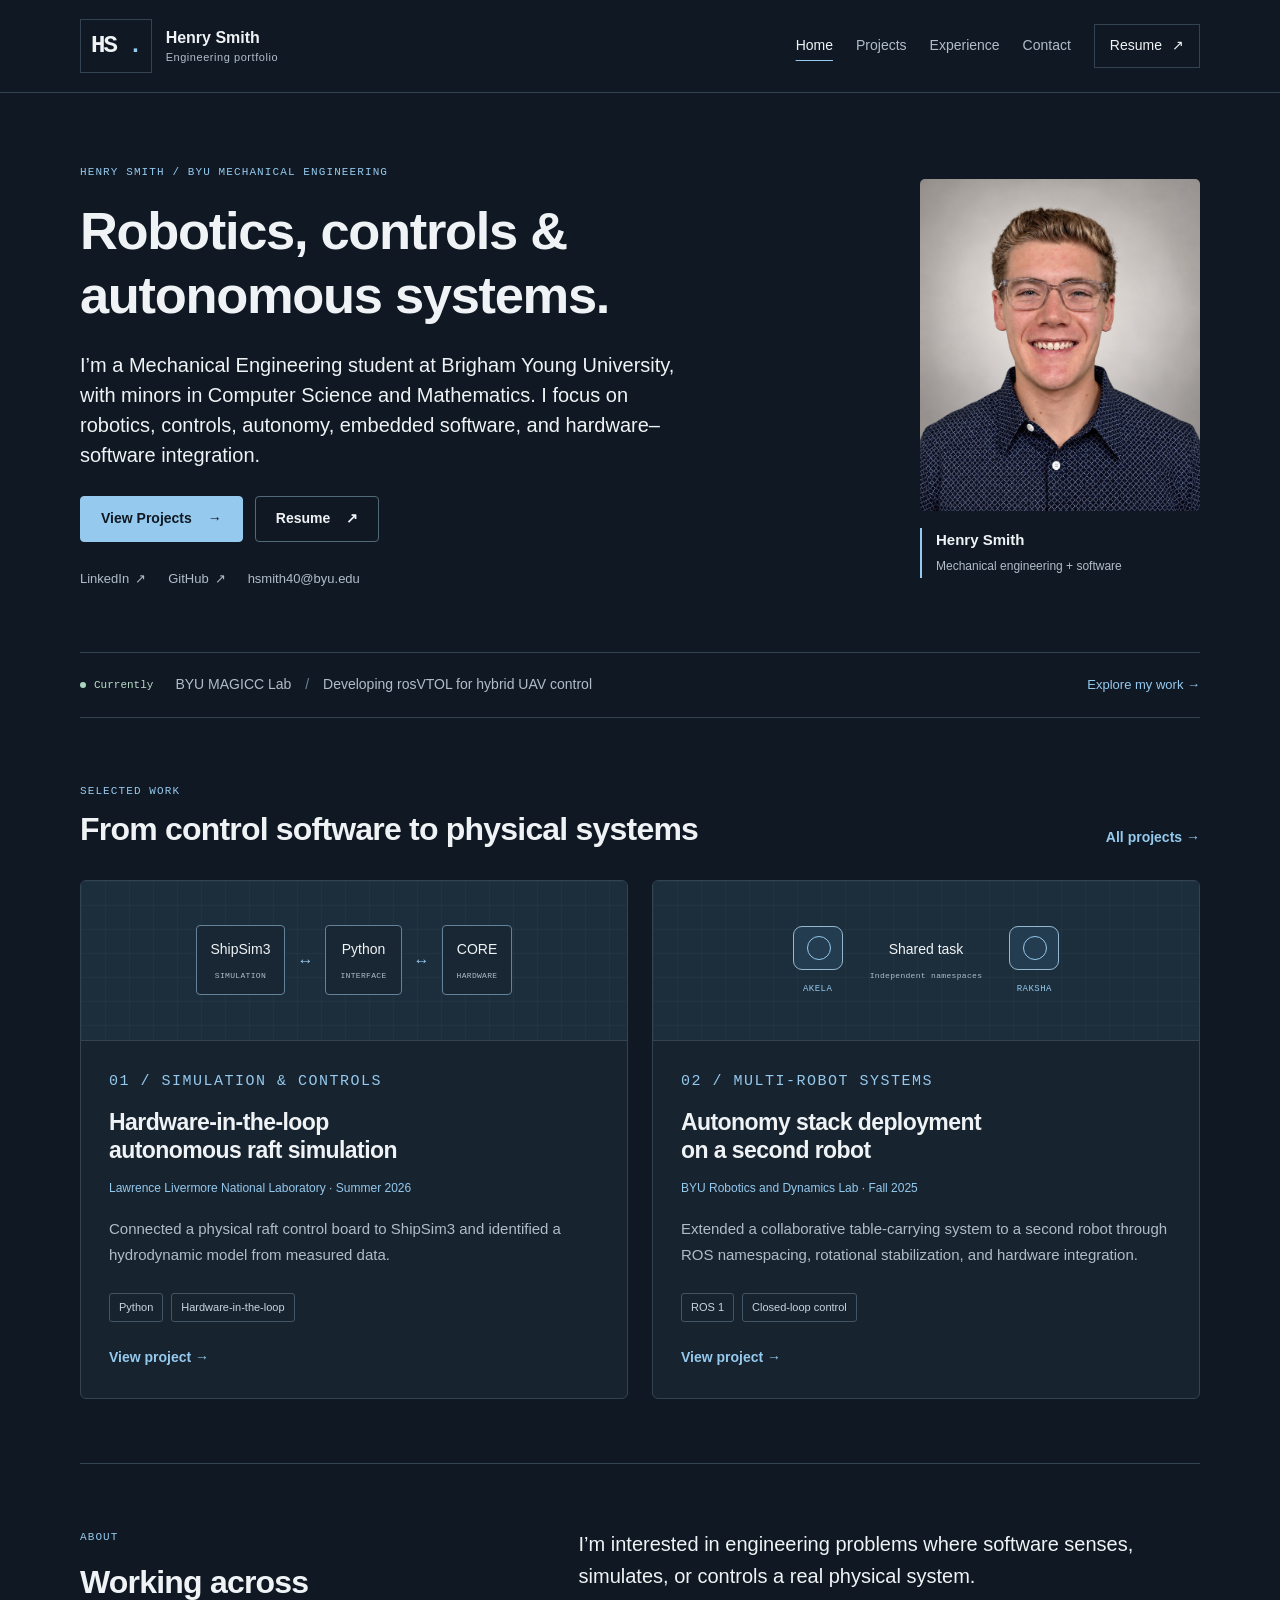
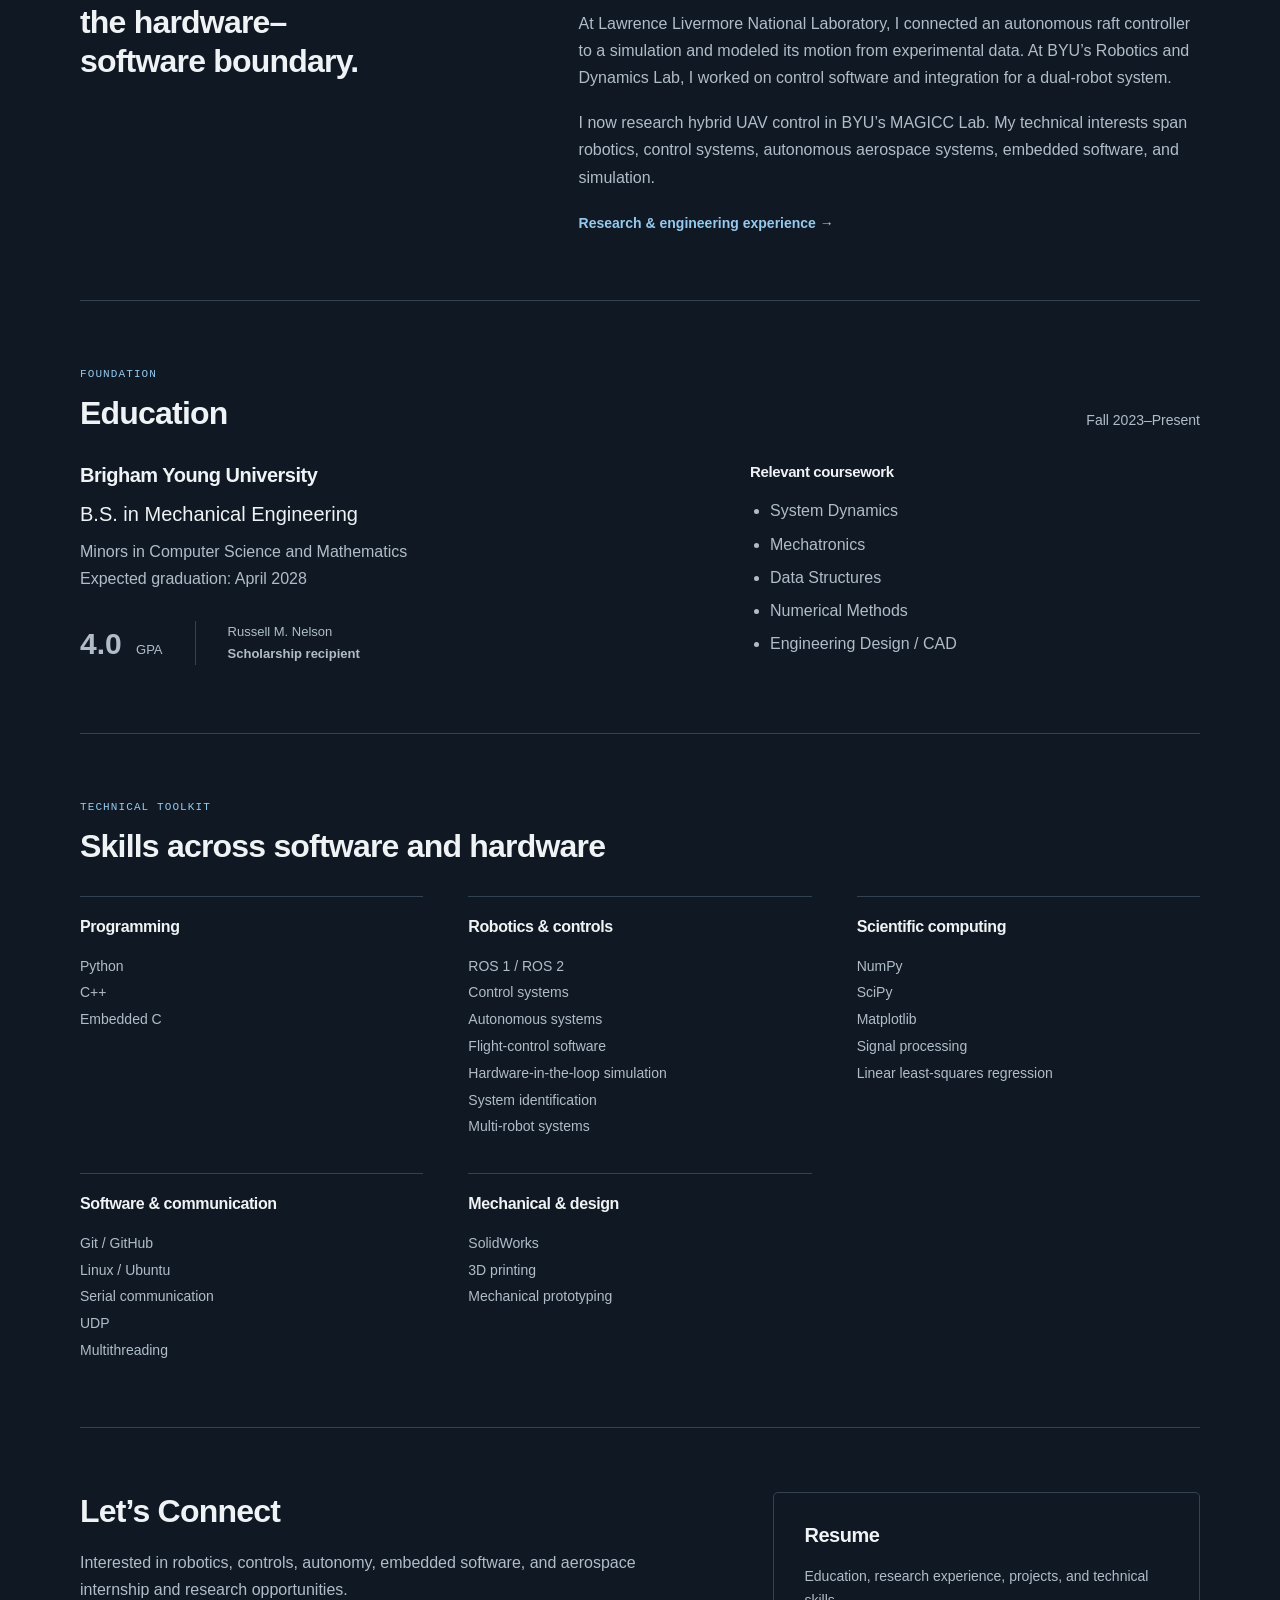
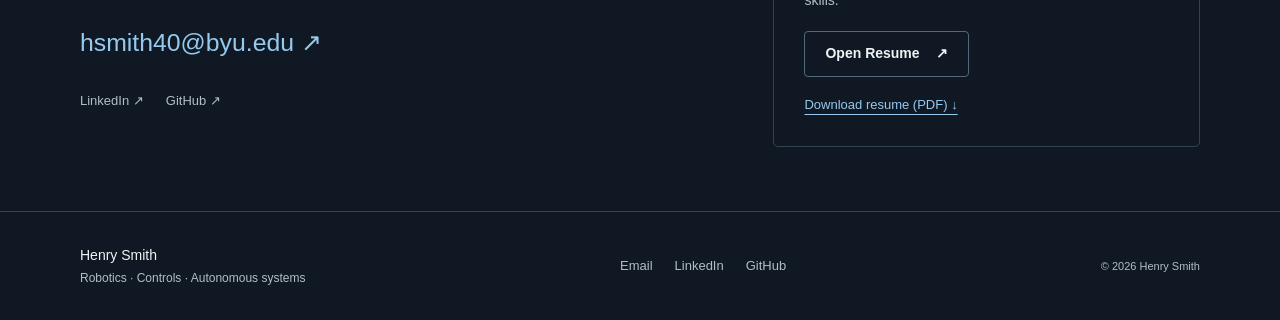
<file: index.html>
<!DOCTYPE html>
<html lang="en">
 <head>
  <meta charset="utf-8"/>
  <meta content="width=device-width, initial-scale=1" name="viewport"/>
  <title>
   Robotics, Controls &amp; Autonomous Systems | Henry Smith
  </title>
  <meta content="Henry Smith is a BYU Mechanical Engineering student working in robotics, controls, autonomous systems, ROS, and embedded software." name="description"/>
  <meta content="#101923" name="theme-color"/>
  <meta content="website" property="og:type"/>
  <meta content="Henry Smith · Engineering Portfolio" property="og:site_name"/>
  <meta content="Robotics, Controls &amp; Autonomous Systems | Henry Smith" property="og:title"/>
  <meta content="Henry Smith is a BYU Mechanical Engineering student working in robotics, controls, autonomous systems, ROS, and embedded software." property="og:description"/>
  <meta content="https://henrydsmith2002.github.io/assets/profile/henry-smith-profile.jpg" property="og:image"/>
  <meta content="Portrait of Henry Smith" property="og:image:alt"/>
  <link href="assets/favicon.svg" rel="icon" type="image/svg+xml"/>
  <link href="style.css" rel="stylesheet"/>
 </head>
 <body>
  <a class="skip-link" href="#main">
   Skip to content
  </a>
  <header class="nav">
   <div class="container nav-inner">
    <a aria-label="Henry Smith, home" class="brand" href="index.html">
     <span aria-hidden="true" class="monogram">
      HS
      <span>
       .
      </span>
     </span>
     <span>
      Henry Smith
      <small>
       Engineering portfolio
      </small>
     </span>
    </a>
    <nav aria-label="Main navigation" class="nav-links">
     <a aria-current="page" href="index.html">
      Home
     </a>
     <a href="projects.html">
      Projects
     </a>
     <a href="experience.html">
      Experience
     </a>
     <a href="index.html#contact">
      Contact
     </a>
     <a class="nav-resume" href="assets/documents/henry-smith-resume.pdf" rel="noopener" target="_blank">
      Resume
      <span aria-hidden="true">
       ↗
      </span>
      <span class="sr-only">
       (PDF, opens in new tab)
      </span>
     </a>
    </nav>
   </div>
  </header>
  <main id="main">
   <div class="container">
    <section class="hero">
     <div class="hero-copy">
      <p class="eyebrow">
       HENRY SMITH / BYU MECHANICAL ENGINEERING
      </p>
      <h1>
       Robotics, controls &amp;
       <br/>
       autonomous systems.
      </h1>
      <p class="hero-intro">
       I’m a Mechanical Engineering student at Brigham Young University, with minors in Computer Science and Mathematics. I focus on robotics, controls, autonomy, embedded software, and hardware–software integration.
      </p>
      <div class="btnrow">
       <a class="btn primary" href="projects.html">
        View Projects
        <span aria-hidden="true">
         →
        </span>
       </a>
       <a class="btn" href="assets/documents/henry-smith-resume.pdf" rel="noopener" target="_blank">
        Resume
        <span aria-hidden="true">
         ↗
        </span>
        <span class="sr-only">
         (PDF, opens in new tab)
        </span>
       </a>
      </div>
      <div class="social-links">
       <a href="https://www.linkedin.com/in/henry-smith-816a72335/">
        LinkedIn
        <span aria-hidden="true">
         ↗
        </span>
       </a>
       <a href="https://github.com/henrydsmith2002">
        GitHub
        <span aria-hidden="true">
         ↗
        </span>
       </a>
       <a href="mailto:hsmith40@byu.edu">
        hsmith40@byu.edu
       </a>
      </div>
     </div>
     <figure class="portrait">
      <img alt="Henry Smith, BYU Mechanical Engineering student" fetchpriority="high" height="855" src="assets/profile/henry-smith-profile.jpg" width="720"/>
      <figcaption>
       <strong>
        Henry Smith
       </strong>
       <span>
        Mechanical engineering + software
       </span>
      </figcaption>
     </figure>
    </section>
    <section aria-label="Current research" class="now-strip">
     <span class="status">
      Currently
     </span>
     <p>
      BYU MAGICC Lab
      <span>
       /
      </span>
      Developing rosVTOL for hybrid UAV control
     </p>
     <a href="experience.html#magicc">
      Explore my work
      <span aria-hidden="true">
       →
      </span>
     </a>
    </section>
    <section class="section" id="projects">
     <div class="section-header">
      <div>
       <p class="eyebrow">
        SELECTED WORK
       </p>
       <h2>
        From control software to physical systems
       </h2>
      </div>
      <a class="details" href="projects.html">
       All projects
       <span aria-hidden="true">
        →
       </span>
      </a>
     </div>
     <div class="project-grid">
      <article class="card project-card">
       <div aria-hidden="true" class="card-visual flow-mini">
        <span>
         ShipSim3
         <small>
          SIMULATION
         </small>
        </span>
        <b>
         ↔
        </b>
        <span>
         Python
         <small>
          INTERFACE
         </small>
        </span>
        <b>
         ↔
        </b>
        <span>
         CORE
         <small>
          HARDWARE
         </small>
        </span>
       </div>
       <div class="card-body">
        <p class="eyebrow">
         01 / SIMULATION &amp; CONTROLS
        </p>
        <h3>
         Hardware-in-the-loop autonomous raft simulation
        </h3>
        <p class="project-org">
         Lawrence Livermore National Laboratory · Summer 2026
        </p>
        <p>
         Connected a physical raft control board to ShipSim3 and identified a hydrodynamic model from measured data.
        </p>
        <ul aria-label="Technologies" class="tags">
         <li>
          Python
         </li>
         <li>
          Hardware-in-the-loop
         </li>
        </ul>
        <a class="details" href="project-llnl-raft.html">
         View project
         <span aria-hidden="true">
          →
         </span>
         <span class="sr-only">
          : Hardware-in-the-loop autonomous raft simulation
         </span>
        </a>
       </div>
      </article>
      <article class="card project-card">
       <div aria-hidden="true" class="card-visual robot-mini">
        <span>
         <i>
         </i>
         AKELA
        </span>
        <div>
         Shared task
         <small>
          Independent namespaces
         </small>
        </div>
        <span>
         <i>
         </i>
         RAKSHA
        </span>
       </div>
       <div class="card-body">
        <p class="eyebrow">
         02 / MULTI-ROBOT SYSTEMS
        </p>
        <h3>
         Autonomy stack deployment on a second robot
        </h3>
        <p class="project-org">
         BYU Robotics and Dynamics Lab · Fall 2025
        </p>
        <p>
         Extended a collaborative table-carrying system to a second robot through ROS namespacing, rotational stabilization, and hardware integration.
        </p>
        <ul aria-label="Technologies" class="tags">
         <li>
          ROS 1
         </li>
         <li>
          Closed-loop control
         </li>
        </ul>
        <a class="details" href="project-rad-ros.html">
         View project
         <span aria-hidden="true">
          →
         </span>
         <span class="sr-only">
          : Autonomy stack deployment on a second robot
         </span>
        </a>
       </div>
      </article>
     </div>
    </section>
    <section class="section about" id="about">
     <div>
      <p class="eyebrow">
       ABOUT
      </p>
      <h2>
       Working across the hardware–software boundary.
      </h2>
     </div>
     <div>
      <p class="lead-small">
       I’m interested in engineering problems where software senses, simulates, or controls a real physical system.
      </p>
      <p>
       At Lawrence Livermore National Laboratory, I connected an autonomous raft controller to a simulation and modeled its motion from experimental data. At BYU’s Robotics and Dynamics Lab, I worked on control software and integration for a dual-robot system.
      </p>
      <p>
       I now research hybrid UAV control in BYU’s MAGICC Lab. My technical interests span robotics, control systems, autonomous aerospace systems, embedded software, and simulation.
      </p>
      <a class="details" href="experience.html">
       Research &amp; engineering experience
       <span aria-hidden="true">
        →
       </span>
      </a>
     </div>
    </section>
    <section class="section education" id="education">
     <div class="section-header">
      <div>
       <p class="eyebrow">
        FOUNDATION
       </p>
       <h2>
        Education
       </h2>
      </div>
      <span>
       Fall 2023–Present
      </span>
     </div>
     <div class="education-grid">
      <div>
       <h3>
        Brigham Young University
       </h3>
       <p class="lead-small">
        B.S. in Mechanical Engineering
       </p>
       <p>
        Minors in Computer Science and Mathematics
        <br/>
        Expected graduation: April 2028
       </p>
       <div class="education-facts">
        <span>
         <b>
          4.0
         </b>
         GPA
        </span>
        <span>
         Russell M. Nelson
         <br/>
         <b>
          Scholarship recipient
         </b>
        </span>
       </div>
      </div>
      <div>
       <h3 class="small-heading">
        Relevant coursework
       </h3>
       <ul class="coursework">
        <li>
         System Dynamics
        </li>
        <li>
         Mechatronics
        </li>
        <li>
         Data Structures
        </li>
        <li>
         Numerical Methods
        </li>
        <li>
         Engineering Design / CAD
        </li>
       </ul>
      </div>
     </div>
    </section>
    <section class="section" id="skills">
     <div class="section-header">
      <div>
       <p class="eyebrow">
        TECHNICAL TOOLKIT
       </p>
       <h2>
        Skills across software and hardware
       </h2>
      </div>
     </div>
     <div class="skills-grid">
      <div class="skill-group">
       <h3>
        Programming
       </h3>
       <ul>
        <li>
         Python
        </li>
        <li>
         C++
        </li>
        <li>
         Embedded C
        </li>
       </ul>
      </div>
      <div class="skill-group">
       <h3>
        Robotics &amp; controls
       </h3>
       <ul>
        <li>
         ROS 1 / ROS 2
        </li>
        <li>
         Control systems
        </li>
        <li>
         Autonomous systems
        </li>
        <li>
         Flight-control software
        </li>
        <li>
         Hardware-in-the-loop simulation
        </li>
        <li>
         System identification
        </li>
        <li>
         Multi-robot systems
        </li>
       </ul>
      </div>
      <div class="skill-group">
       <h3>
        Scientific computing
       </h3>
       <ul>
        <li>
         NumPy
        </li>
        <li>
         SciPy
        </li>
        <li>
         Matplotlib
        </li>
        <li>
         Signal processing
        </li>
        <li>
         Linear least-squares regression
        </li>
       </ul>
      </div>
      <div class="skill-group">
       <h3>
        Software &amp; communication
       </h3>
       <ul>
        <li>
         Git / GitHub
        </li>
        <li>
         Linux / Ubuntu
        </li>
        <li>
         Serial communication
        </li>
        <li>
         UDP
        </li>
        <li>
         Multithreading
        </li>
       </ul>
      </div>
      <div class="skill-group">
       <h3>
        Mechanical &amp; design
       </h3>
       <ul>
        <li>
         SolidWorks
        </li>
        <li>
         3D printing
        </li>
        <li>
         Mechanical prototyping
        </li>
       </ul>
      </div>
     </div>
    </section>
    <section class="section contact" id="contact">
     <div>
      <h2>
       Let’s Connect
      </h2>
      <p>
       Interested in robotics, controls, autonomy, embedded software, and aerospace internship and research opportunities.
      </p>
      <a class="contact-email" href="mailto:hsmith40@byu.edu">
       hsmith40@byu.edu
       <span aria-hidden="true">
        ↗
       </span>
      </a>
      <div class="social-links">
       <a href="https://www.linkedin.com/in/henry-smith-816a72335/">
        LinkedIn ↗
       </a>
       <a href="https://github.com/henrydsmith2002">
        GitHub ↗
       </a>
      </div>
     </div>
     <div class="resume-card" id="resume">
      <h3>
       Resume
      </h3>
      <p>
       Education, research experience, projects, and technical skills.
      </p>
      <a class="btn" href="assets/documents/henry-smith-resume.pdf" rel="noopener" target="_blank">
       Open Resume
       <span aria-hidden="true">
        ↗
       </span>
       <span class="sr-only">
        (PDF, opens in new tab)
       </span>
      </a>
      <a class="download-link" download="henry-smith-resume.pdf" href="assets/documents/henry-smith-resume.pdf">
       Download resume (PDF) ↓
      </a>
     </div>
    </section>
   </div>
  </main>
  <footer class="footer">
   <div class="container footer-inner">
    <p>
     Henry Smith
     <span>
      Robotics · Controls · Autonomous systems
     </span>
    </p>
    <div>
     <a href="mailto:hsmith40@byu.edu">
      Email
     </a>
     <a href="https://www.linkedin.com/in/henry-smith-816a72335/">
      LinkedIn
     </a>
     <a href="https://github.com/henrydsmith2002">
      GitHub
     </a>
    </div>
    <small>
     © 2026 Henry Smith
    </small>
   </div>
  </footer>
 </body>
</html>
</file>
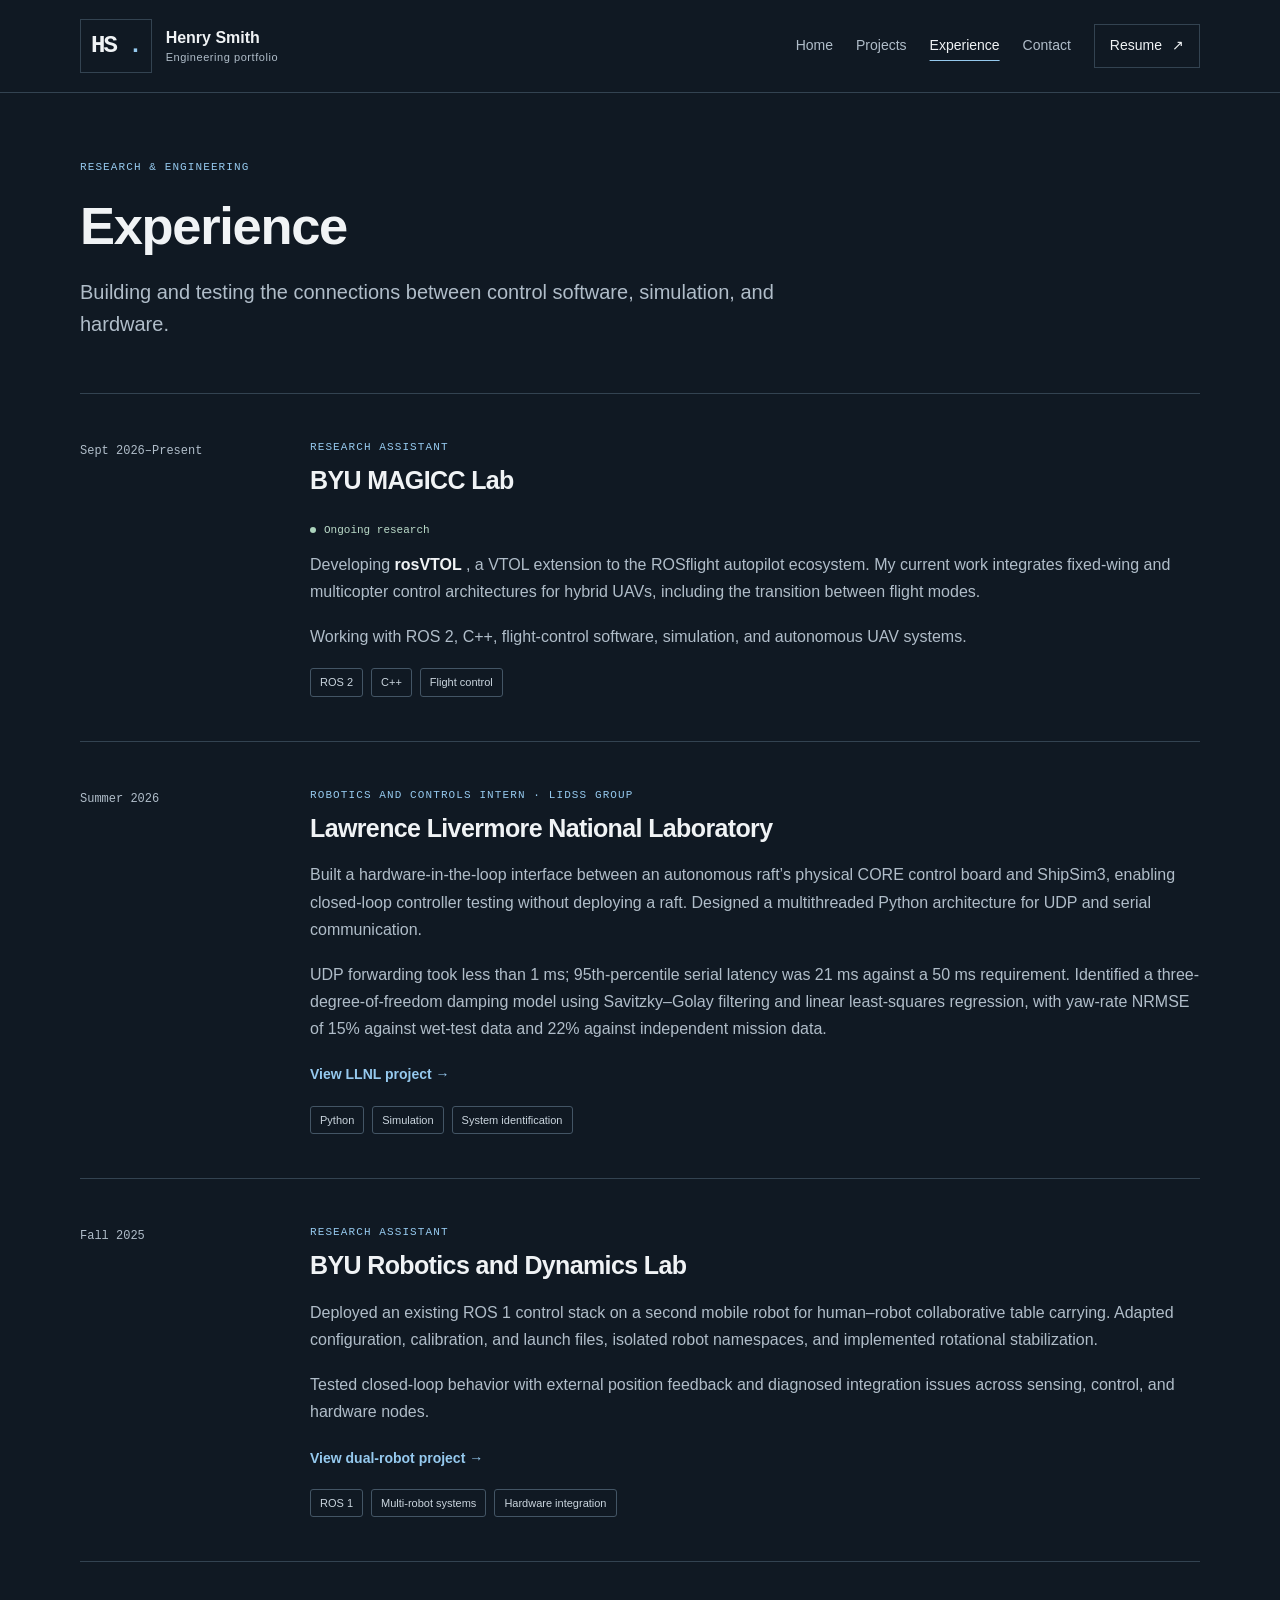
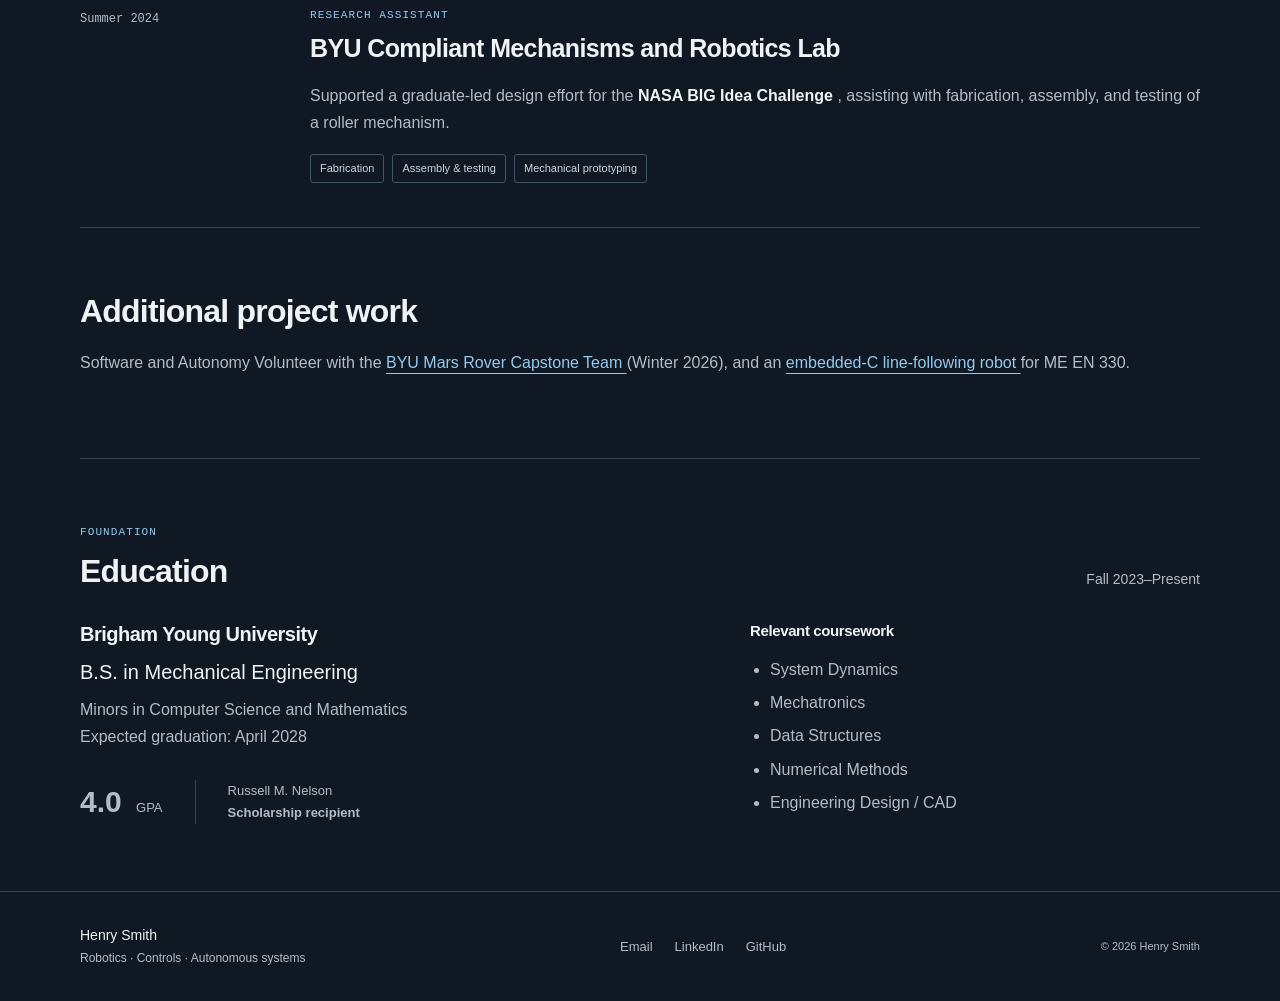
<file: experience.html>
<!DOCTYPE html>
<html lang="en">
 <head>
  <meta charset="utf-8"/>
  <meta content="width=device-width, initial-scale=1" name="viewport"/>
  <title>
   Research &amp; Engineering Experience | Henry Smith
  </title>
  <meta content="Henry Smith’s research and engineering experience at BYU MAGICC Lab, Lawrence Livermore National Laboratory, RAD Lab, and CMR Lab." name="description"/>
  <meta content="#101923" name="theme-color"/>
  <meta content="website" property="og:type"/>
  <meta content="Henry Smith · Engineering Portfolio" property="og:site_name"/>
  <meta content="Research &amp; Engineering Experience | Henry Smith" property="og:title"/>
  <meta content="Henry Smith’s research and engineering experience at BYU MAGICC Lab, Lawrence Livermore National Laboratory, RAD Lab, and CMR Lab." property="og:description"/>
  <meta content="https://henrydsmith2002.github.io/assets/profile/henry-smith-profile.jpg" property="og:image"/>
  <meta content="Portrait of Henry Smith" property="og:image:alt"/>
  <link href="assets/favicon.svg" rel="icon" type="image/svg+xml"/>
  <link href="style.css" rel="stylesheet"/>
 </head>
 <body>
  <a class="skip-link" href="#main">
   Skip to content
  </a>
  <header class="nav">
   <div class="container nav-inner">
    <a aria-label="Henry Smith, home" class="brand" href="index.html">
     <span aria-hidden="true" class="monogram">
      HS
      <span>
       .
      </span>
     </span>
     <span>
      Henry Smith
      <small>
       Engineering portfolio
      </small>
     </span>
    </a>
    <nav aria-label="Main navigation" class="nav-links">
     <a href="index.html">
      Home
     </a>
     <a href="projects.html">
      Projects
     </a>
     <a aria-current="page" href="experience.html">
      Experience
     </a>
     <a href="index.html#contact">
      Contact
     </a>
     <a class="nav-resume" href="assets/documents/henry-smith-resume.pdf" rel="noopener" target="_blank">
      Resume
      <span aria-hidden="true">
       ↗
      </span>
      <span class="sr-only">
       (PDF, opens in new tab)
      </span>
     </a>
    </nav>
   </div>
  </header>
  <main id="main">
   <div class="container">
    <section class="page-heading">
     <p class="eyebrow">
      RESEARCH &amp; ENGINEERING
     </p>
     <h1>
      Experience
     </h1>
     <p class="lead">
      Building and testing the connections between control software, simulation, and hardware.
     </p>
    </section>
    <div class="timeline">
     <article class="experience-row" id="magicc">
      <div class="experience-date">
       Sept 2026–Present
      </div>
      <div>
       <p class="eyebrow">
        Research Assistant
       </p>
       <h2>
        BYU MAGICC Lab
       </h2>
       <span class="status">
        Ongoing research
       </span>
       <p>
        Developing
        <strong>
         rosVTOL
        </strong>
        , a VTOL extension to the ROSflight autopilot ecosystem. My current work integrates fixed-wing and multicopter control architectures for hybrid UAVs, including the transition between flight modes.
       </p>
       <p>
        Working with ROS 2, C++, flight-control software, simulation, and autonomous UAV systems.
       </p>
       <ul aria-label="Technologies" class="tags">
        <li>
         ROS 2
        </li>
        <li>
         C++
        </li>
        <li>
         Flight control
        </li>
       </ul>
      </div>
     </article>
     <article class="experience-row" id="llnl">
      <div class="experience-date">
       Summer 2026
      </div>
      <div>
       <p class="eyebrow">
        Robotics and Controls Intern · LIDSS Group
       </p>
       <h2>
        Lawrence Livermore National Laboratory
       </h2>
       <p>
        Built a hardware-in-the-loop interface between an autonomous raft’s physical CORE control board and ShipSim3, enabling closed-loop controller testing without deploying a raft. Designed a multithreaded Python architecture for UDP and serial communication.
       </p>
       <p>
        UDP forwarding took less than 1 ms; 95th-percentile serial latency was 21 ms against a 50 ms requirement. Identified a three-degree-of-freedom damping model using Savitzky–Golay filtering and linear least-squares regression, with yaw-rate NRMSE of 15% against wet-test data and 22% against independent mission data.
       </p>
       <a class="details" href="project-llnl-raft.html">
        View LLNL project
        <span aria-hidden="true">
         →
        </span>
       </a>
       <ul aria-label="Technologies" class="tags">
        <li>
         Python
        </li>
        <li>
         Simulation
        </li>
        <li>
         System identification
        </li>
       </ul>
      </div>
     </article>
     <article class="experience-row" id="rad">
      <div class="experience-date">
       Fall 2025
      </div>
      <div>
       <p class="eyebrow">
        Research Assistant
       </p>
       <h2>
        BYU Robotics and Dynamics Lab
       </h2>
       <p>
        Deployed an existing ROS 1 control stack on a second mobile robot for human–robot collaborative table carrying. Adapted configuration, calibration, and launch files, isolated robot namespaces, and implemented rotational stabilization.
       </p>
       <p>
        Tested closed-loop behavior with external position feedback and diagnosed integration issues across sensing, control, and hardware nodes.
       </p>
       <a class="details" href="project-rad-ros.html">
        View dual-robot project
        <span aria-hidden="true">
         →
        </span>
       </a>
       <ul aria-label="Technologies" class="tags">
        <li>
         ROS 1
        </li>
        <li>
         Multi-robot systems
        </li>
        <li>
         Hardware integration
        </li>
       </ul>
      </div>
     </article>
     <article class="experience-row" id="cmr">
      <div class="experience-date">
       Summer 2024
      </div>
      <div>
       <p class="eyebrow">
        Research Assistant
       </p>
       <h2>
        BYU Compliant Mechanisms and Robotics Lab
       </h2>
       <p>
        Supported a graduate-led design effort for the
        <strong>
         NASA BIG Idea Challenge
        </strong>
        , assisting with fabrication, assembly, and testing of a roller mechanism.
       </p>
       <ul aria-label="Technologies" class="tags">
        <li>
         Fabrication
        </li>
        <li>
         Assembly &amp; testing
        </li>
        <li>
         Mechanical prototyping
        </li>
       </ul>
      </div>
     </article>
    </div>
    <section class="section">
     <h2>
      Additional project work
     </h2>
     <p>
      Software and Autonomy Volunteer with the
      <a href="project-mars-rover.html">
       BYU Mars Rover Capstone Team
      </a>
      (Winter 2026), and an
      <a href="project-light-following.html">
       embedded-C line-following robot
      </a>
      for ME EN 330.
     </p>
    </section>
    <section class="section education" id="education">
     <div class="section-header">
      <div>
       <p class="eyebrow">
        FOUNDATION
       </p>
       <h2>
        Education
       </h2>
      </div>
      <span>
       Fall 2023–Present
      </span>
     </div>
     <div class="education-grid">
      <div>
       <h3>
        Brigham Young University
       </h3>
       <p class="lead-small">
        B.S. in Mechanical Engineering
       </p>
       <p>
        Minors in Computer Science and Mathematics
        <br/>
        Expected graduation: April 2028
       </p>
       <div class="education-facts">
        <span>
         <b>
          4.0
         </b>
         GPA
        </span>
        <span>
         Russell M. Nelson
         <br/>
         <b>
          Scholarship recipient
         </b>
        </span>
       </div>
      </div>
      <div>
       <h3 class="small-heading">
        Relevant coursework
       </h3>
       <ul class="coursework">
        <li>
         System Dynamics
        </li>
        <li>
         Mechatronics
        </li>
        <li>
         Data Structures
        </li>
        <li>
         Numerical Methods
        </li>
        <li>
         Engineering Design / CAD
        </li>
       </ul>
      </div>
     </div>
    </section>
   </div>
  </main>
  <footer class="footer">
   <div class="container footer-inner">
    <p>
     Henry Smith
     <span>
      Robotics · Controls · Autonomous systems
     </span>
    </p>
    <div>
     <a href="mailto:hsmith40@byu.edu">
      Email
     </a>
     <a href="https://www.linkedin.com/in/henry-smith-816a72335/">
      LinkedIn
     </a>
     <a href="https://github.com/henrydsmith2002">
      GitHub
     </a>
    </div>
    <small>
     © 2026 Henry Smith
    </small>
   </div>
  </footer>
 </body>
</html>
</file>
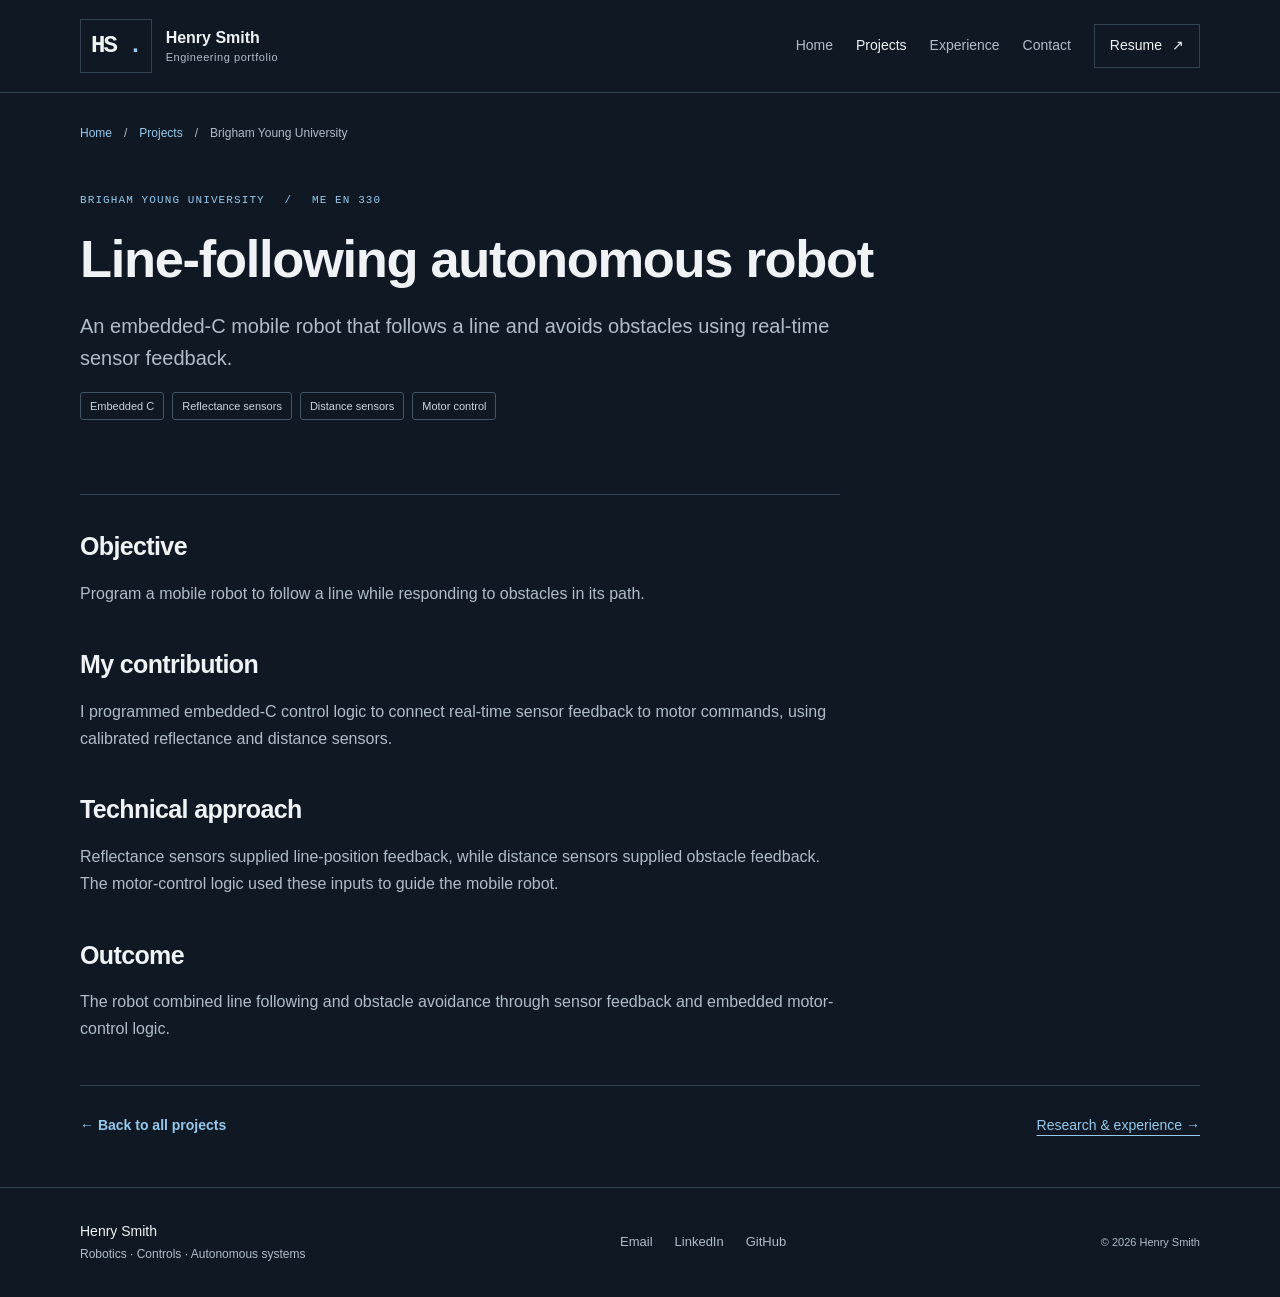
<file: project-light-following.html>
<!DOCTYPE html>
<html lang="en">
 <head>
  <meta charset="utf-8"/>
  <meta content="width=device-width, initial-scale=1" name="viewport"/>
  <title>
   Line-following autonomous robot | Henry Smith
  </title>
  <meta content="An embedded-C mobile robot that follows a line and avoids obstacles using real-time sensor feedback." name="description"/>
  <meta content="#101923" name="theme-color"/>
  <meta content="website" property="og:type"/>
  <meta content="Henry Smith · Engineering Portfolio" property="og:site_name"/>
  <meta content="Line-following autonomous robot | Henry Smith" property="og:title"/>
  <meta content="An embedded-C mobile robot that follows a line and avoids obstacles using real-time sensor feedback." property="og:description"/>
  <meta content="https://henrydsmith2002.github.io/assets/profile/henry-smith-profile.jpg" property="og:image"/>
  <meta content="Portrait of Henry Smith" property="og:image:alt"/>
  <link href="assets/favicon.svg" rel="icon" type="image/svg+xml"/>
  <link href="style.css" rel="stylesheet"/>
 </head>
 <body>
  <a class="skip-link" href="#main">
   Skip to content
  </a>
  <header class="nav">
   <div class="container nav-inner">
    <a aria-label="Henry Smith, home" class="brand" href="index.html">
     <span aria-hidden="true" class="monogram">
      HS
      <span>
       .
      </span>
     </span>
     <span>
      Henry Smith
      <small>
       Engineering portfolio
      </small>
     </span>
    </a>
    <nav aria-label="Main navigation" class="nav-links">
     <a href="index.html">
      Home
     </a>
     <a class="current-section" href="projects.html">
      Projects
     </a>
     <a href="experience.html">
      Experience
     </a>
     <a href="index.html#contact">
      Contact
     </a>
     <a class="nav-resume" href="assets/documents/henry-smith-resume.pdf" rel="noopener" target="_blank">
      Resume
      <span aria-hidden="true">
       ↗
      </span>
      <span class="sr-only">
       (PDF, opens in new tab)
      </span>
     </a>
    </nav>
   </div>
  </header>
  <main id="main">
   <div class="container">
    <nav aria-label="Breadcrumb" class="breadcrumb">
     <a href="index.html">
      Home
     </a>
     <span aria-hidden="true">
      /
     </span>
     <a href="projects.html">
      Projects
     </a>
     <span aria-hidden="true">
      /
     </span>
     <span aria-current="page">
      Brigham Young University
     </span>
    </nav>
    <header class="project-heading">
     <p class="eyebrow">
      Brigham Young University
      <span class="date-divider">
       /
      </span>
      ME EN 330
     </p>
     <h1>
      Line-following autonomous robot
     </h1>
     <p class="lead">
      An embedded-C mobile robot that follows a line and avoids obstacles using real-time sensor feedback.
     </p>
     <ul aria-label="Technologies" class="tags">
      <li>
       Embedded C
      </li>
      <li>
       Reflectance sensors
      </li>
      <li>
       Distance sensors
      </li>
      <li>
       Motor control
      </li>
     </ul>
     <div class="btnrow">
     </div>
    </header>
    <div class="project-prose compact-prose">
     <section>
      <h2>
       Objective
      </h2>
      <p>
       Program a mobile robot to follow a line while responding to obstacles in its path.
      </p>
     </section>
     <section>
      <h2>
       My contribution
      </h2>
      <p>
       I programmed embedded-C control logic to connect real-time sensor feedback to motor commands, using calibrated reflectance and distance sensors.
      </p>
     </section>
     <section>
      <h2>
       Technical approach
      </h2>
      <p>
       Reflectance sensors supplied line-position feedback, while distance sensors supplied obstacle feedback. The motor-control logic used these inputs to guide the mobile robot.
      </p>
     </section>
     <section>
      <h2>
       Outcome
      </h2>
      <p>
       The robot combined line following and obstacle avoidance through sensor feedback and embedded motor-control logic.
      </p>
     </section>
    </div>
    <div class="back-projects">
     <a class="details" href="projects.html">
      ← Back to all projects
     </a>
     <a href="experience.html">
      Research &amp; experience →
     </a>
    </div>
   </div>
  </main>
  <footer class="footer">
   <div class="container footer-inner">
    <p>
     Henry Smith
     <span>
      Robotics · Controls · Autonomous systems
     </span>
    </p>
    <div>
     <a href="mailto:hsmith40@byu.edu">
      Email
     </a>
     <a href="https://www.linkedin.com/in/henry-smith-816a72335/">
      LinkedIn
     </a>
     <a href="https://github.com/henrydsmith2002">
      GitHub
     </a>
    </div>
    <small>
     © 2026 Henry Smith
    </small>
   </div>
  </footer>
 </body>
</html>
</file>
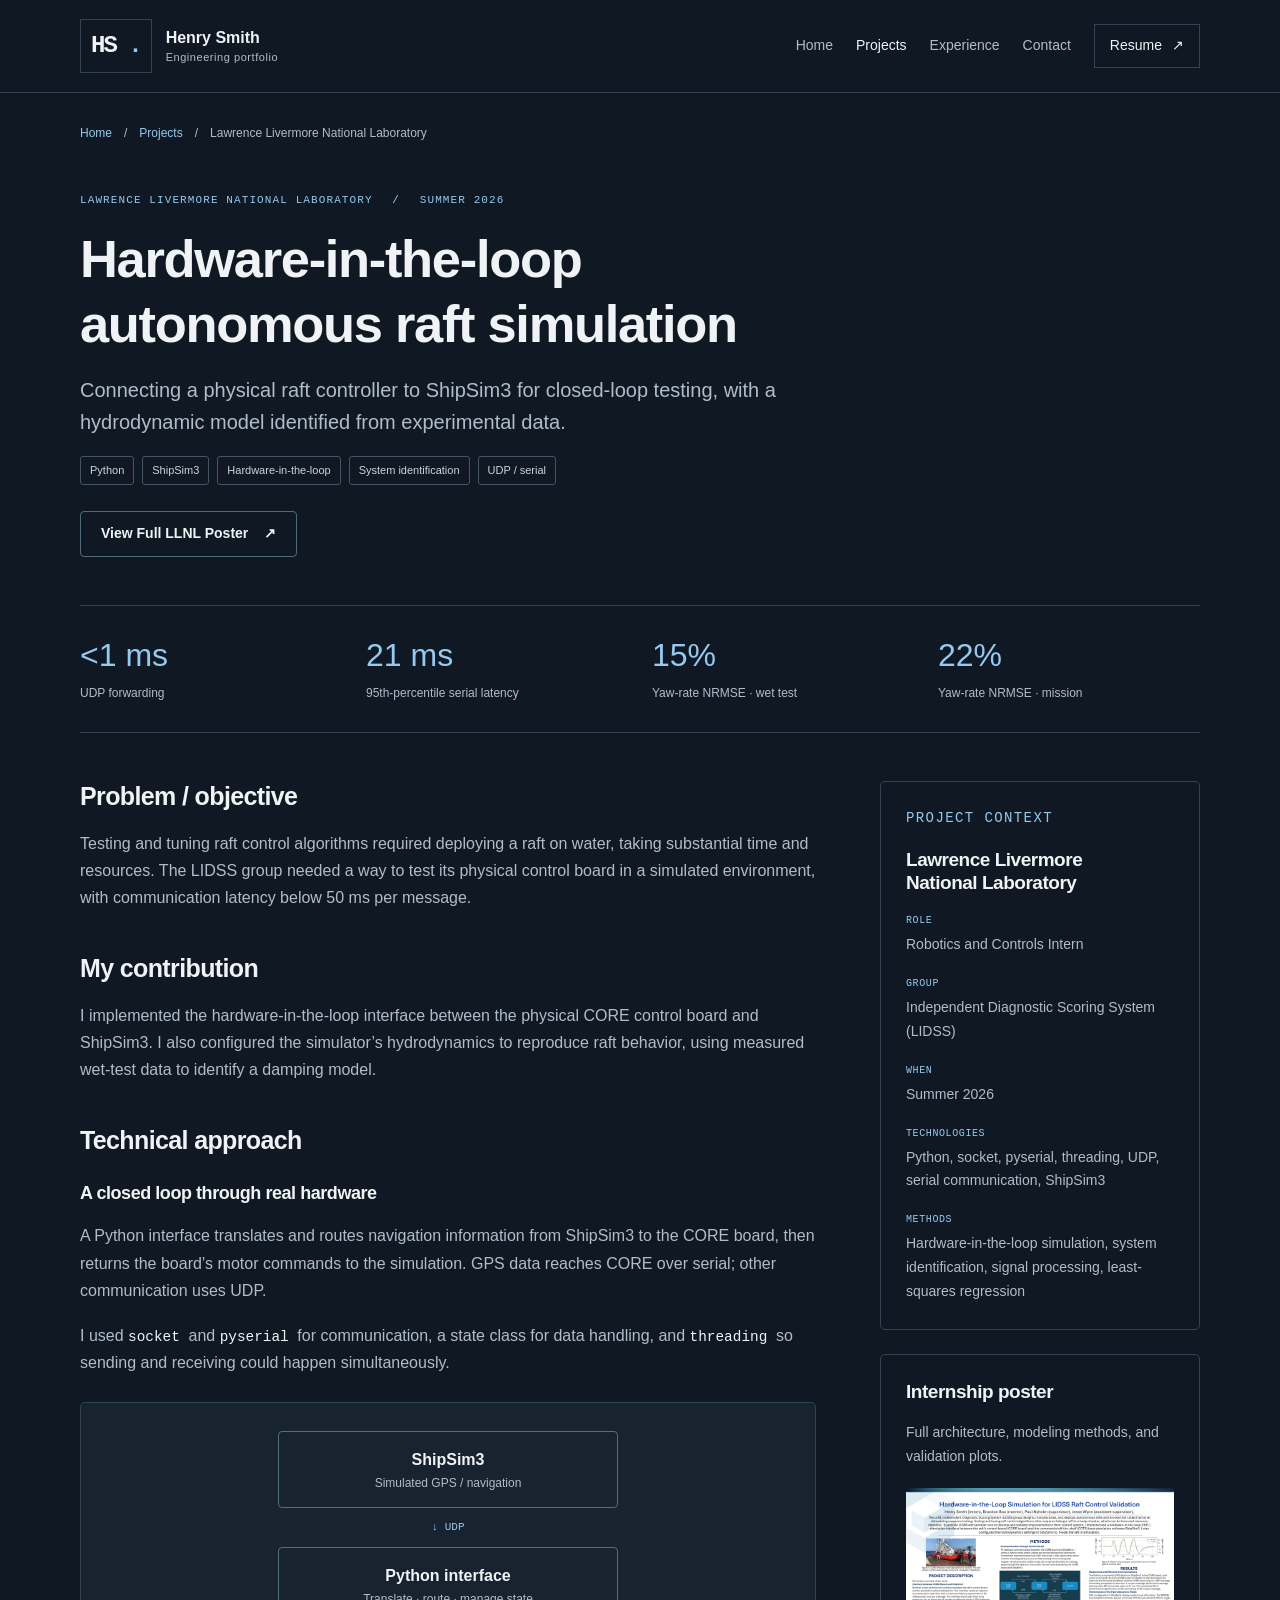
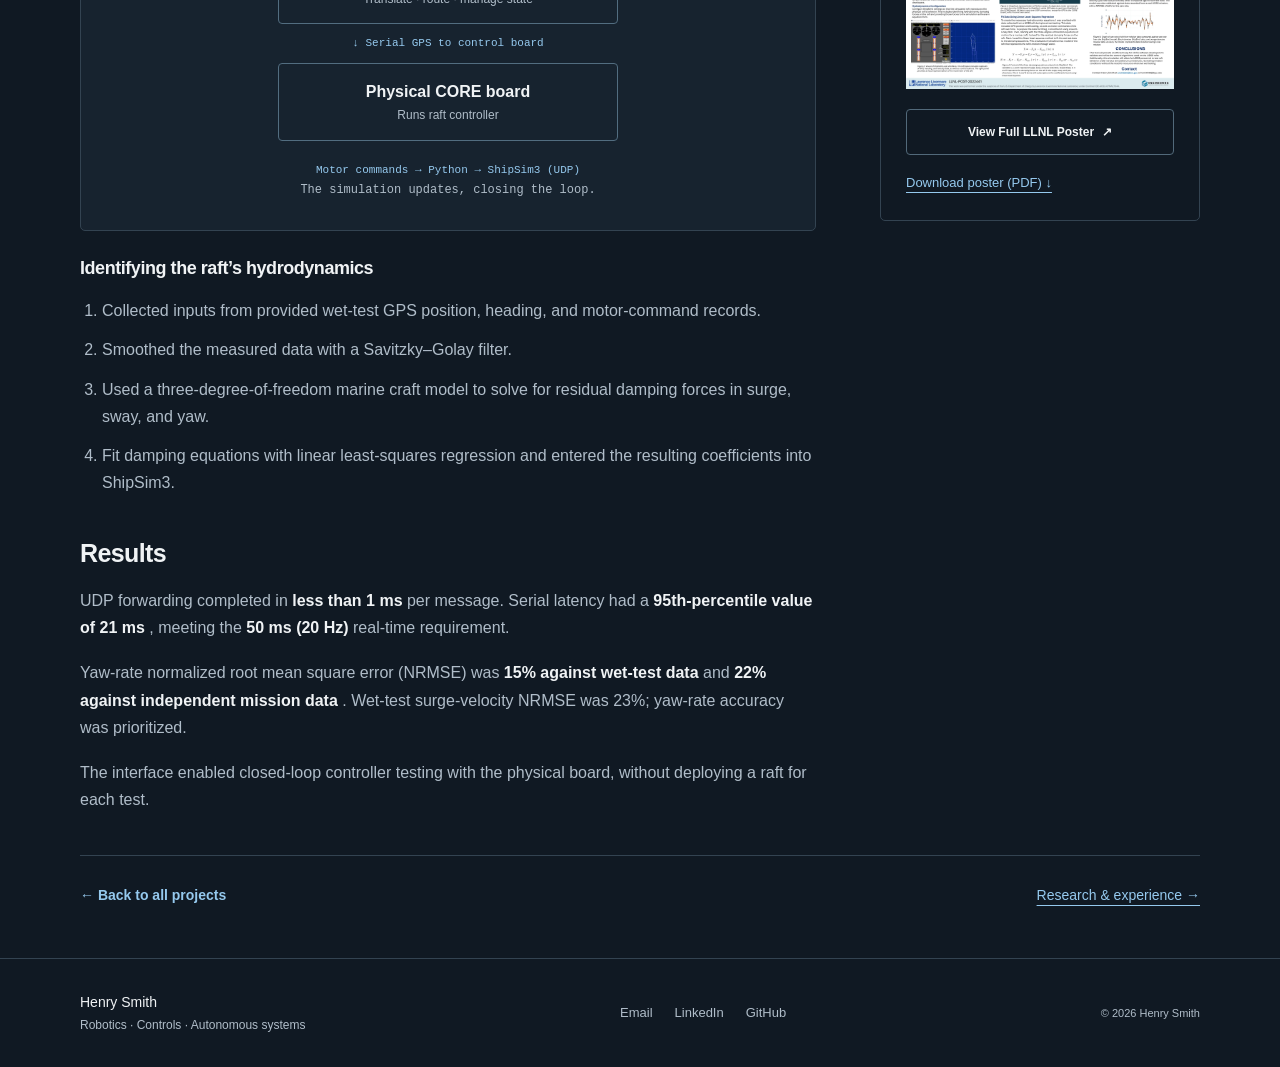
<file: project-llnl-raft.html>
<!DOCTYPE html>
<html lang="en">
 <head>
  <meta charset="utf-8"/>
  <meta content="width=device-width, initial-scale=1" name="viewport"/>
  <title>
   Hardware-in-the-loop autonomous raft simulation | Henry Smith
  </title>
  <meta content="Connecting a physical raft controller to ShipSim3 for closed-loop testing, with a hydrodynamic model identified from experimental data." name="description"/>
  <meta content="#101923" name="theme-color"/>
  <meta content="website" property="og:type"/>
  <meta content="Henry Smith · Engineering Portfolio" property="og:site_name"/>
  <meta content="Hardware-in-the-loop autonomous raft simulation | Henry Smith" property="og:title"/>
  <meta content="Connecting a physical raft controller to ShipSim3 for closed-loop testing, with a hydrodynamic model identified from experimental data." property="og:description"/>
  <meta content="https://henrydsmith2002.github.io/assets/profile/henry-smith-profile.jpg" property="og:image"/>
  <meta content="Portrait of Henry Smith" property="og:image:alt"/>
  <link href="assets/favicon.svg" rel="icon" type="image/svg+xml"/>
  <link href="style.css" rel="stylesheet"/>
 </head>
 <body>
  <a class="skip-link" href="#main">
   Skip to content
  </a>
  <header class="nav">
   <div class="container nav-inner">
    <a aria-label="Henry Smith, home" class="brand" href="index.html">
     <span aria-hidden="true" class="monogram">
      HS
      <span>
       .
      </span>
     </span>
     <span>
      Henry Smith
      <small>
       Engineering portfolio
      </small>
     </span>
    </a>
    <nav aria-label="Main navigation" class="nav-links">
     <a href="index.html">
      Home
     </a>
     <a class="current-section" href="projects.html">
      Projects
     </a>
     <a href="experience.html">
      Experience
     </a>
     <a href="index.html#contact">
      Contact
     </a>
     <a class="nav-resume" href="assets/documents/henry-smith-resume.pdf" rel="noopener" target="_blank">
      Resume
      <span aria-hidden="true">
       ↗
      </span>
      <span class="sr-only">
       (PDF, opens in new tab)
      </span>
     </a>
    </nav>
   </div>
  </header>
  <main id="main">
   <div class="container">
    <nav aria-label="Breadcrumb" class="breadcrumb">
     <a href="index.html">
      Home
     </a>
     <span aria-hidden="true">
      /
     </span>
     <a href="projects.html">
      Projects
     </a>
     <span aria-hidden="true">
      /
     </span>
     <span aria-current="page">
      Lawrence Livermore National Laboratory
     </span>
    </nav>
    <header class="project-heading">
     <p class="eyebrow">
      Lawrence Livermore National Laboratory
      <span class="date-divider">
       /
      </span>
      Summer 2026
     </p>
     <h1>
      Hardware-in-the-loop autonomous raft simulation
     </h1>
     <p class="lead">
      Connecting a physical raft controller to ShipSim3 for closed-loop testing, with a hydrodynamic model identified from experimental data.
     </p>
     <ul aria-label="Technologies" class="tags">
      <li>
       Python
      </li>
      <li>
       ShipSim3
      </li>
      <li>
       Hardware-in-the-loop
      </li>
      <li>
       System identification
      </li>
      <li>
       UDP / serial
      </li>
     </ul>
     <div class="btnrow">
      <a class="btn" href="assets/documents/llnl-hitl-raft-poster.pdf" rel="noopener" target="_blank">
       View Full LLNL Poster
       <span aria-hidden="true">
        ↗
       </span>
       <span class="sr-only">
        (PDF, opens in new tab)
       </span>
      </a>
     </div>
    </header>
    <div aria-label="Measured results" class="metrics">
     <div>
      <strong>
       &lt;1 ms
      </strong>
      <span>
       UDP forwarding
      </span>
     </div>
     <div>
      <strong>
       21 ms
      </strong>
      <span>
       95th-percentile serial latency
      </span>
     </div>
     <div>
      <strong>
       15%
      </strong>
      <span>
       Yaw-rate NRMSE · wet test
      </span>
     </div>
     <div>
      <strong>
       22%
      </strong>
      <span>
       Yaw-rate NRMSE · mission
      </span>
     </div>
    </div>
    <div class="project-layout">
     <div class="project-prose">
      <section>
       <h2>
        Problem / objective
       </h2>
       <p>
        Testing and tuning raft control algorithms required deploying a raft on water, taking substantial time and resources. The LIDSS group needed a way to test its physical control board in a simulated environment, with communication latency below 50 ms per message.
       </p>
      </section>
      <section>
       <h2>
        My contribution
       </h2>
       <p>
        I implemented the hardware-in-the-loop interface between the physical CORE control board and ShipSim3. I also configured the simulator’s hydrodynamics to reproduce raft behavior, using measured wet-test data to identify a damping model.
       </p>
      </section>
      <section>
       <h2>
        Technical approach
       </h2>
       <h3>
        A closed loop through real hardware
       </h3>
       <p>
        A Python interface translates and routes navigation information from ShipSim3 to the CORE board, then returns the board’s motor commands to the simulation. GPS data reaches CORE over serial; other communication uses UDP.
       </p>
       <p>
        I used
        <code>
         socket
        </code>
        and
        <code>
         pyserial
        </code>
        for communication, a state class for data handling, and
        <code>
         threading
        </code>
        so sending and receiving could happen simultaneously.
       </p>
       <div aria-label="Closed-loop communication architecture" class="architecture">
        <div>
         <strong>
          ShipSim3
         </strong>
         <span>
          Simulated GPS / navigation
         </span>
        </div>
        <p>
         ↓ UDP
        </p>
        <div>
         <strong>
          Python interface
         </strong>
         <span>
          Translate · route · manage state
         </span>
        </div>
        <p>
         ↓ Serial GPS to control board
        </p>
        <div>
         <strong>
          Physical CORE board
         </strong>
         <span>
          Runs raft controller
         </span>
        </div>
        <p class="return-path">
         Motor commands → Python → ShipSim3 (UDP)
         <br/>
         <span>
          The simulation updates, closing the loop.
         </span>
        </p>
       </div>
       <h3>
        Identifying the raft’s hydrodynamics
       </h3>
       <ol>
        <li>
         Collected inputs from provided wet-test GPS position, heading, and motor-command records.
        </li>
        <li>
         Smoothed the measured data with a Savitzky–Golay filter.
        </li>
        <li>
         Used a three-degree-of-freedom marine craft model to solve for residual damping forces in surge, sway, and yaw.
        </li>
        <li>
         Fit damping equations with linear least-squares regression and entered the resulting coefficients into ShipSim3.
        </li>
       </ol>
      </section>
      <section>
       <h2>
        Results
       </h2>
       <p>
        UDP forwarding completed in
        <strong>
         less than 1 ms
        </strong>
        per message. Serial latency had a
        <strong>
         95th-percentile value of 21 ms
        </strong>
        , meeting the
        <strong>
         50 ms (20 Hz)
        </strong>
        real-time requirement.
       </p>
       <p>
        Yaw-rate normalized root mean square error (NRMSE) was
        <strong>
         15% against wet-test data
        </strong>
        and
        <strong>
         22% against independent mission data
        </strong>
        . Wet-test surge-velocity NRMSE was 23%; yaw-rate accuracy was prioritized.
       </p>
       <p>
        The interface enabled closed-loop controller testing with the physical board, without deploying a raft for each test.
       </p>
      </section>
     </div>
     <aside class="project-sidebar">
      <div class="sidebar-card">
       <p class="eyebrow">
        PROJECT CONTEXT
       </p>
       <h2>
        Lawrence Livermore National Laboratory
       </h2>
       <dl>
        <dt>
         Role
        </dt>
        <dd>
         Robotics and Controls Intern
        </dd>
        <dt>
         Group
        </dt>
        <dd>
         Independent Diagnostic Scoring System (LIDSS)
        </dd>
        <dt>
         When
        </dt>
        <dd>
         Summer 2026
        </dd>
        <dt>
         Technologies
        </dt>
        <dd>
         Python, socket, pyserial, threading, UDP, serial communication, ShipSim3
        </dd>
        <dt>
         Methods
        </dt>
        <dd>
         Hardware-in-the-loop simulation, system identification, signal processing, least-squares regression
        </dd>
       </dl>
      </div>
      <div class="sidebar-card">
       <h2>
        Internship poster
       </h2>
       <p>
        Full architecture, modeling methods, and validation plots.
       </p>
       <a class="preview-link" href="assets/documents/llnl-hitl-raft-poster.pdf" rel="noopener" target="_blank">
        <img alt="LLNL internship poster with communication architecture and raft hydrodynamics validation plots" height="1125" loading="lazy" src="assets/images/llnl-poster.webp" width="1500"/>
        <span class="sr-only">
         Open LLNL poster PDF in a new tab
        </span>
       </a>
       <a class="btn" href="assets/documents/llnl-hitl-raft-poster.pdf" rel="noopener" target="_blank">
        View Full LLNL Poster
        <span aria-hidden="true">
         ↗
        </span>
        <span class="sr-only">
         (PDF, opens in new tab)
        </span>
       </a>
       <a class="download-link" download="" href="assets/documents/llnl-hitl-raft-poster.pdf">
        Download poster (PDF) ↓
       </a>
      </div>
     </aside>
    </div>
    <div class="back-projects">
     <a class="details" href="projects.html">
      ← Back to all projects
     </a>
     <a href="experience.html">
      Research &amp; experience →
     </a>
    </div>
   </div>
  </main>
  <footer class="footer">
   <div class="container footer-inner">
    <p>
     Henry Smith
     <span>
      Robotics · Controls · Autonomous systems
     </span>
    </p>
    <div>
     <a href="mailto:hsmith40@byu.edu">
      Email
     </a>
     <a href="https://www.linkedin.com/in/henry-smith-816a72335/">
      LinkedIn
     </a>
     <a href="https://github.com/henrydsmith2002">
      GitHub
     </a>
    </div>
    <small>
     © 2026 Henry Smith
    </small>
   </div>
  </footer>
 </body>
</html>
</file>
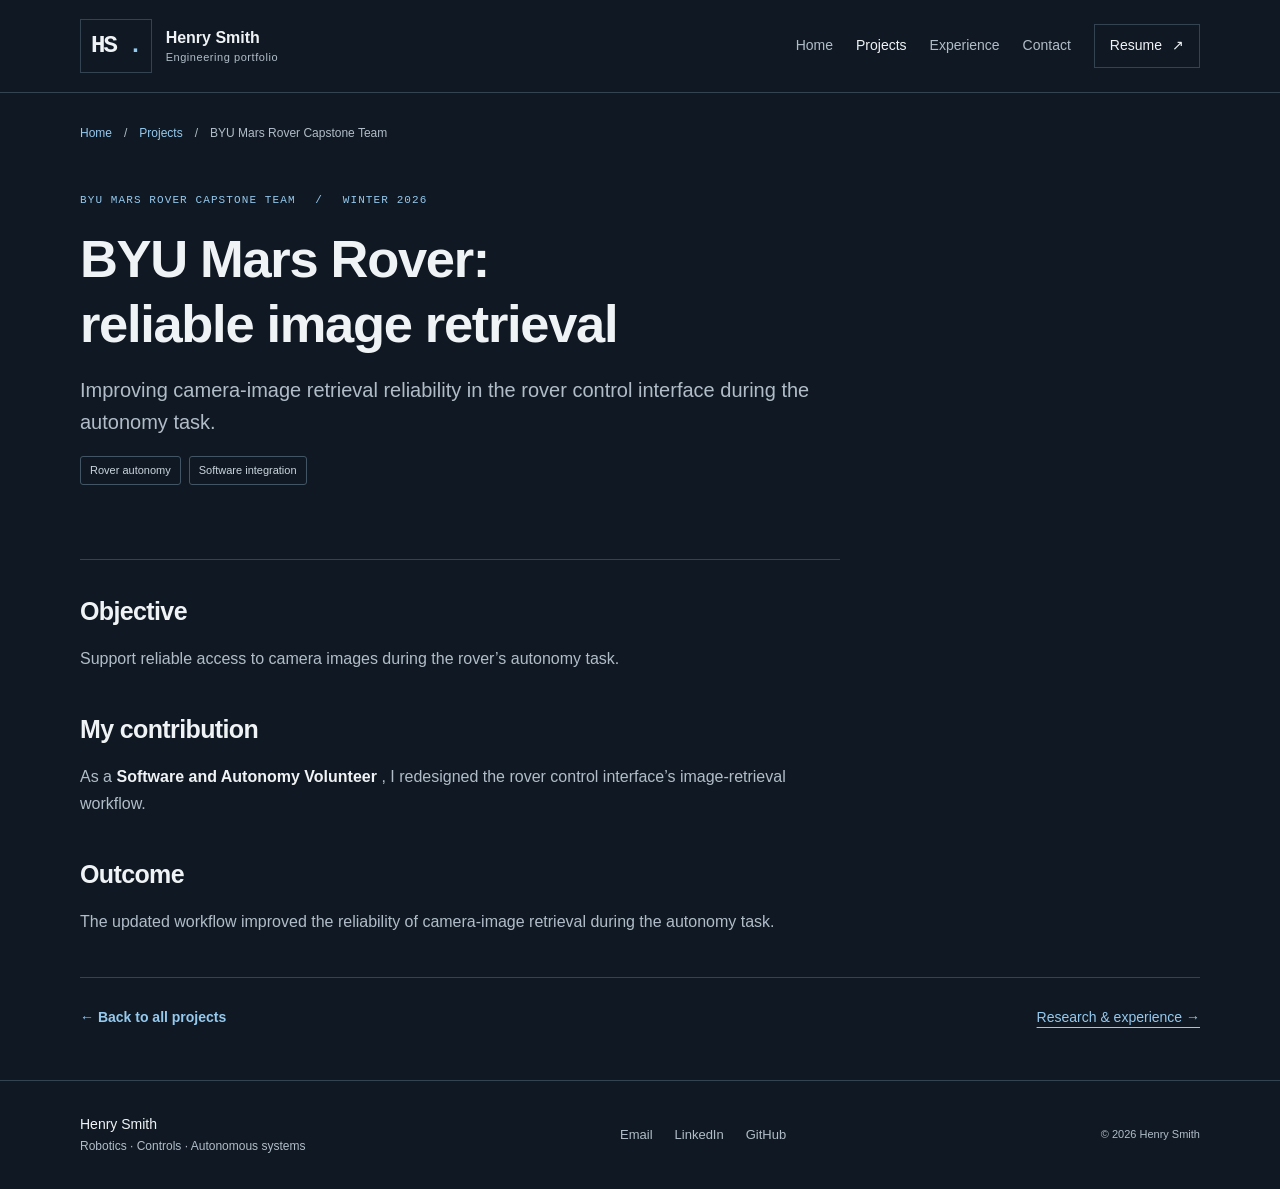
<file: project-mars-rover.html>
<!DOCTYPE html>
<html lang="en">
 <head>
  <meta charset="utf-8"/>
  <meta content="width=device-width, initial-scale=1" name="viewport"/>
  <title>
   BYU Mars Rover: reliable image retrieval | Henry Smith
  </title>
  <meta content="Improving camera-image retrieval reliability in the rover control interface during the autonomy task." name="description"/>
  <meta content="#101923" name="theme-color"/>
  <meta content="website" property="og:type"/>
  <meta content="Henry Smith · Engineering Portfolio" property="og:site_name"/>
  <meta content="BYU Mars Rover: reliable image retrieval | Henry Smith" property="og:title"/>
  <meta content="Improving camera-image retrieval reliability in the rover control interface during the autonomy task." property="og:description"/>
  <meta content="https://henrydsmith2002.github.io/assets/profile/henry-smith-profile.jpg" property="og:image"/>
  <meta content="Portrait of Henry Smith" property="og:image:alt"/>
  <link href="assets/favicon.svg" rel="icon" type="image/svg+xml"/>
  <link href="style.css" rel="stylesheet"/>
 </head>
 <body>
  <a class="skip-link" href="#main">
   Skip to content
  </a>
  <header class="nav">
   <div class="container nav-inner">
    <a aria-label="Henry Smith, home" class="brand" href="index.html">
     <span aria-hidden="true" class="monogram">
      HS
      <span>
       .
      </span>
     </span>
     <span>
      Henry Smith
      <small>
       Engineering portfolio
      </small>
     </span>
    </a>
    <nav aria-label="Main navigation" class="nav-links">
     <a href="index.html">
      Home
     </a>
     <a class="current-section" href="projects.html">
      Projects
     </a>
     <a href="experience.html">
      Experience
     </a>
     <a href="index.html#contact">
      Contact
     </a>
     <a class="nav-resume" href="assets/documents/henry-smith-resume.pdf" rel="noopener" target="_blank">
      Resume
      <span aria-hidden="true">
       ↗
      </span>
      <span class="sr-only">
       (PDF, opens in new tab)
      </span>
     </a>
    </nav>
   </div>
  </header>
  <main id="main">
   <div class="container">
    <nav aria-label="Breadcrumb" class="breadcrumb">
     <a href="index.html">
      Home
     </a>
     <span aria-hidden="true">
      /
     </span>
     <a href="projects.html">
      Projects
     </a>
     <span aria-hidden="true">
      /
     </span>
     <span aria-current="page">
      BYU Mars Rover Capstone Team
     </span>
    </nav>
    <header class="project-heading">
     <p class="eyebrow">
      BYU Mars Rover Capstone Team
      <span class="date-divider">
       /
      </span>
      Winter 2026
     </p>
     <h1>
      BYU Mars Rover: reliable image retrieval
     </h1>
     <p class="lead">
      Improving camera-image retrieval reliability in the rover control interface during the autonomy task.
     </p>
     <ul aria-label="Technologies" class="tags">
      <li>
       Rover autonomy
      </li>
      <li>
       Software integration
      </li>
     </ul>
     <div class="btnrow">
     </div>
    </header>
    <div class="project-prose compact-prose">
     <section>
      <h2>
       Objective
      </h2>
      <p>
       Support reliable access to camera images during the rover’s autonomy task.
      </p>
     </section>
     <section>
      <h2>
       My contribution
      </h2>
      <p>
       As a
       <strong>
        Software and Autonomy Volunteer
       </strong>
       , I redesigned the rover control interface’s image-retrieval workflow.
      </p>
     </section>
     <section>
      <h2>
       Outcome
      </h2>
      <p>
       The updated workflow improved the reliability of camera-image retrieval during the autonomy task.
      </p>
     </section>
    </div>
    <div class="back-projects">
     <a class="details" href="projects.html">
      ← Back to all projects
     </a>
     <a href="experience.html">
      Research &amp; experience →
     </a>
    </div>
   </div>
  </main>
  <footer class="footer">
   <div class="container footer-inner">
    <p>
     Henry Smith
     <span>
      Robotics · Controls · Autonomous systems
     </span>
    </p>
    <div>
     <a href="mailto:hsmith40@byu.edu">
      Email
     </a>
     <a href="https://www.linkedin.com/in/henry-smith-816a72335/">
      LinkedIn
     </a>
     <a href="https://github.com/henrydsmith2002">
      GitHub
     </a>
    </div>
    <small>
     © 2026 Henry Smith
    </small>
   </div>
  </footer>
 </body>
</html>
</file>
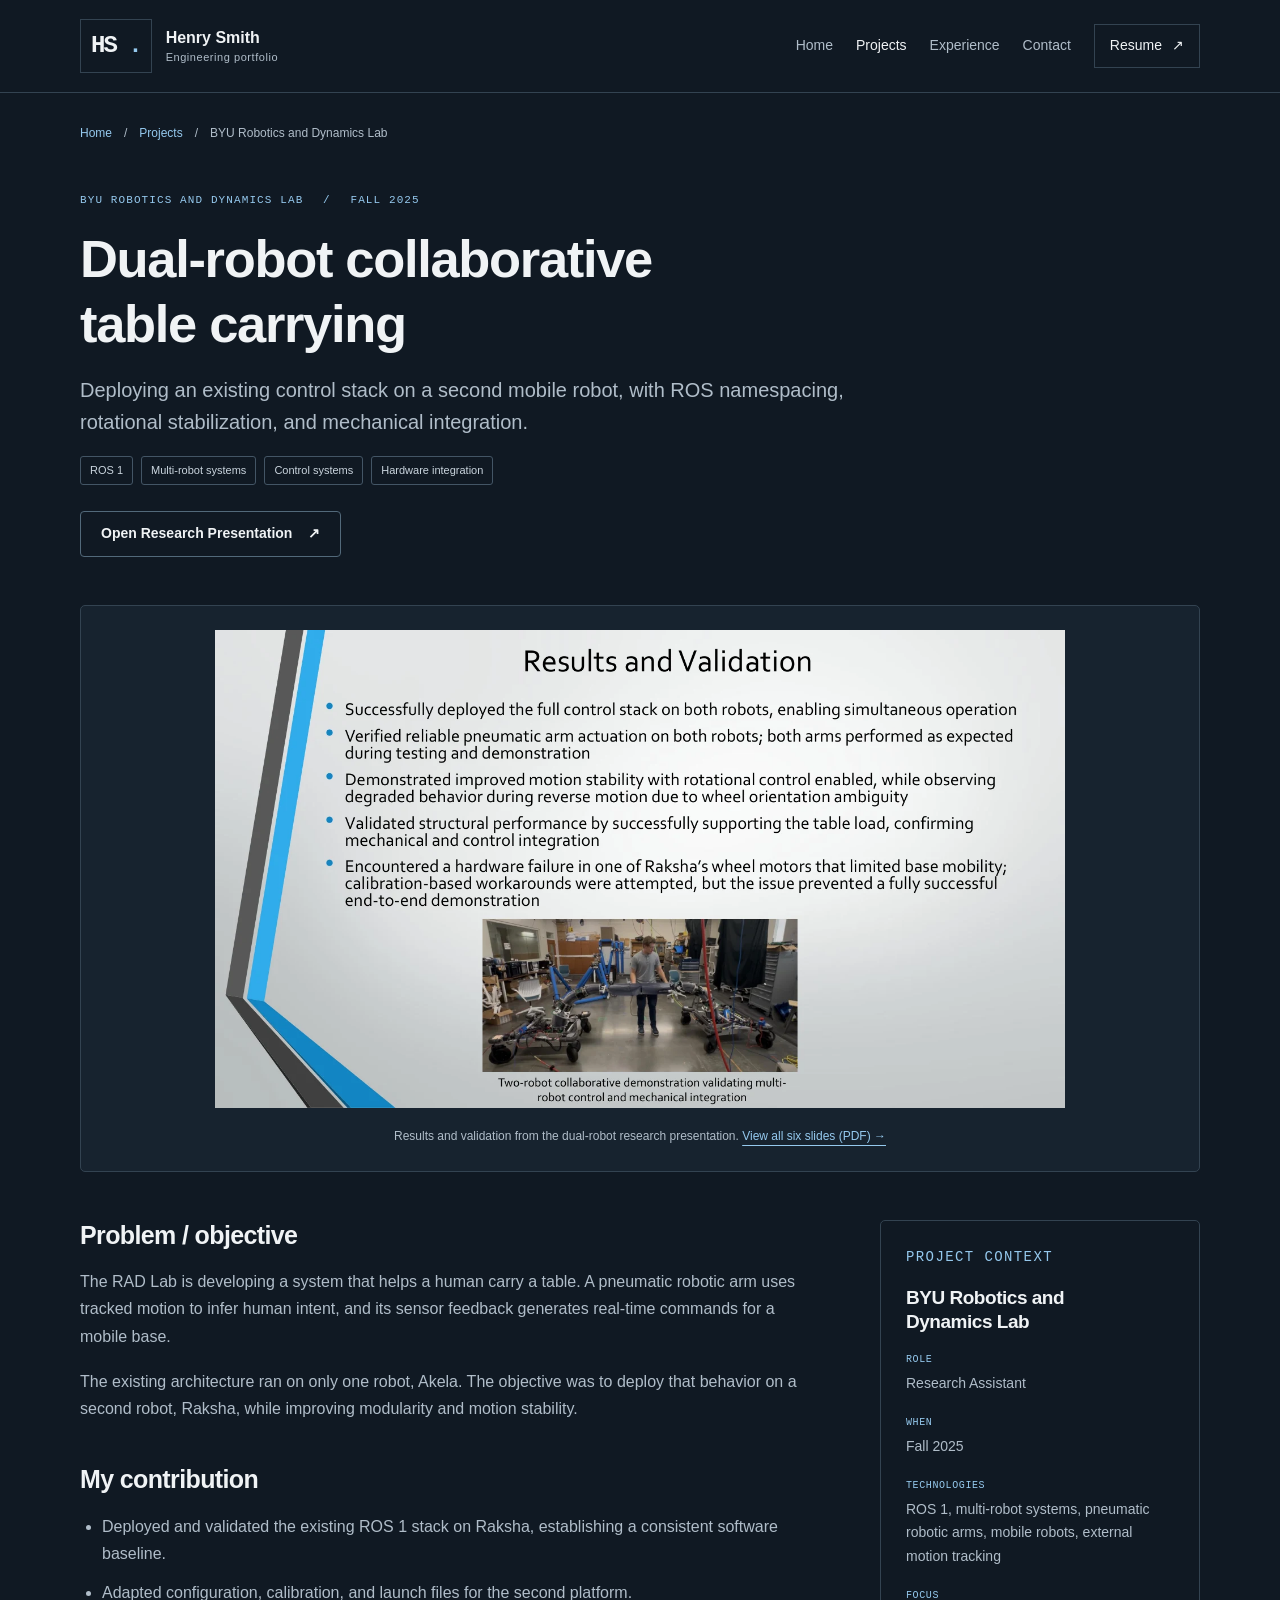
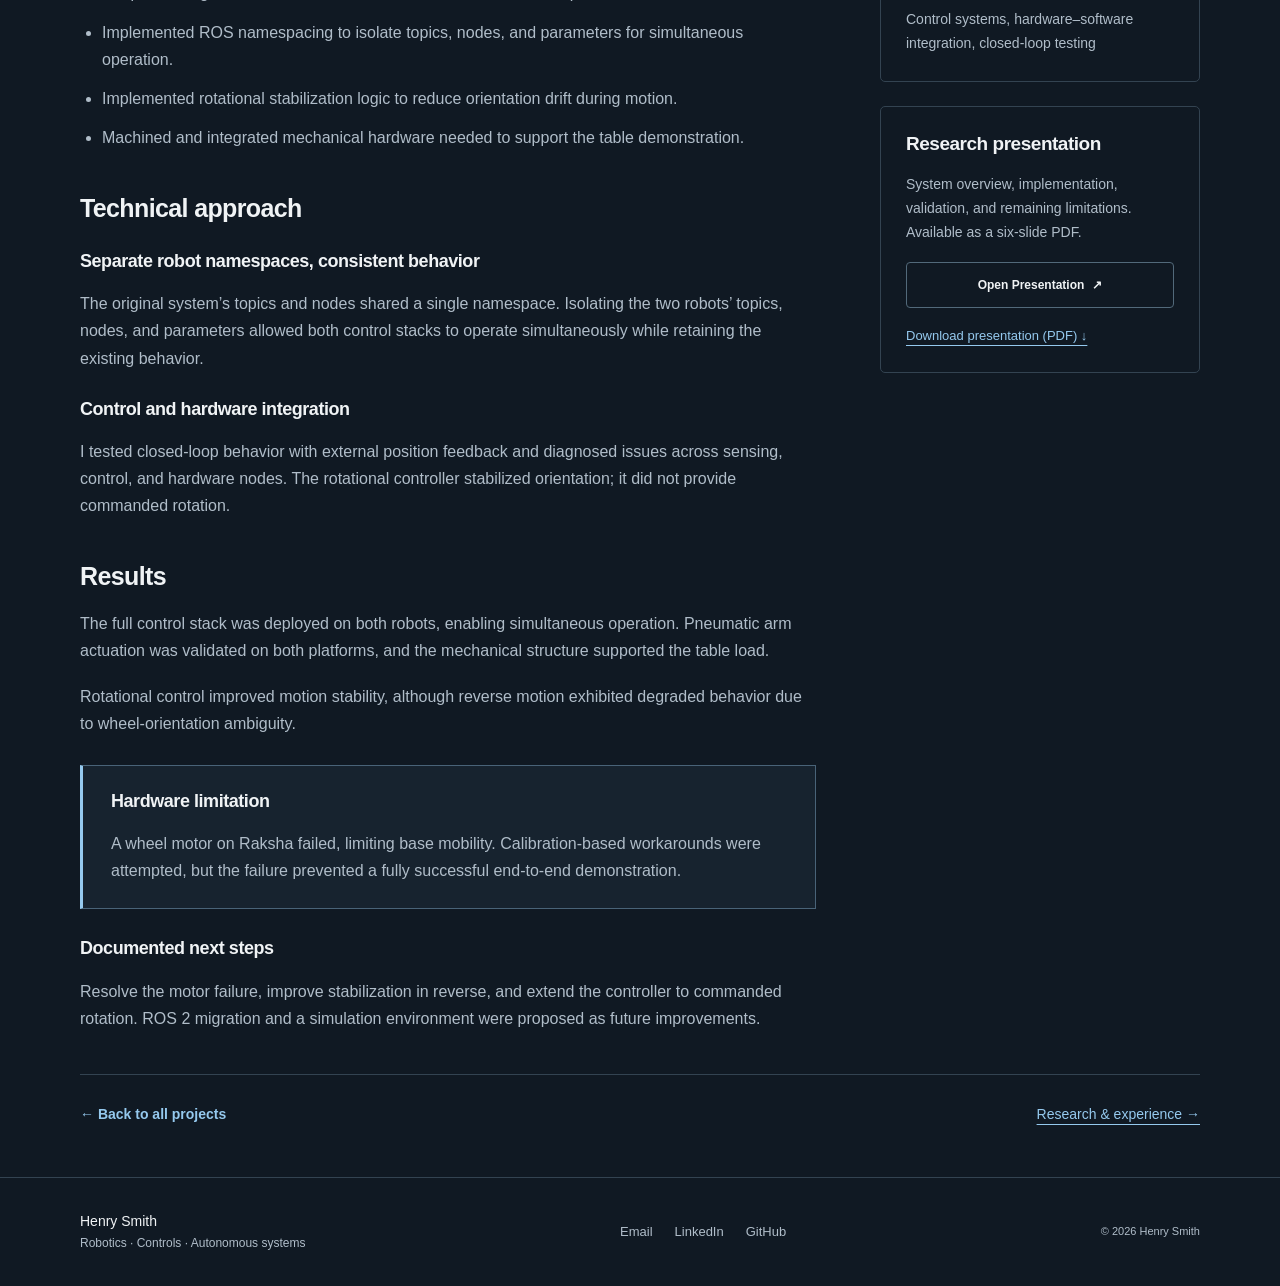
<file: project-rad-ros.html>
<!DOCTYPE html>
<html lang="en">
 <head>
  <meta charset="utf-8"/>
  <meta content="width=device-width, initial-scale=1" name="viewport"/>
  <title>
   Dual-robot collaborative table carrying | Henry Smith
  </title>
  <meta content="Deploying an existing control stack on a second mobile robot, with ROS namespacing, rotational stabilization, and mechanical integration." name="description"/>
  <meta content="#101923" name="theme-color"/>
  <meta content="website" property="og:type"/>
  <meta content="Henry Smith · Engineering Portfolio" property="og:site_name"/>
  <meta content="Dual-robot collaborative table carrying | Henry Smith" property="og:title"/>
  <meta content="Deploying an existing control stack on a second mobile robot, with ROS namespacing, rotational stabilization, and mechanical integration." property="og:description"/>
  <meta content="https://henrydsmith2002.github.io/assets/profile/henry-smith-profile.jpg" property="og:image"/>
  <meta content="Portrait of Henry Smith" property="og:image:alt"/>
  <link href="assets/favicon.svg" rel="icon" type="image/svg+xml"/>
  <link href="style.css" rel="stylesheet"/>
 </head>
 <body>
  <a class="skip-link" href="#main">
   Skip to content
  </a>
  <header class="nav">
   <div class="container nav-inner">
    <a aria-label="Henry Smith, home" class="brand" href="index.html">
     <span aria-hidden="true" class="monogram">
      HS
      <span>
       .
      </span>
     </span>
     <span>
      Henry Smith
      <small>
       Engineering portfolio
      </small>
     </span>
    </a>
    <nav aria-label="Main navigation" class="nav-links">
     <a href="index.html">
      Home
     </a>
     <a class="current-section" href="projects.html">
      Projects
     </a>
     <a href="experience.html">
      Experience
     </a>
     <a href="index.html#contact">
      Contact
     </a>
     <a class="nav-resume" href="assets/documents/henry-smith-resume.pdf" rel="noopener" target="_blank">
      Resume
      <span aria-hidden="true">
       ↗
      </span>
      <span class="sr-only">
       (PDF, opens in new tab)
      </span>
     </a>
    </nav>
   </div>
  </header>
  <main id="main">
   <div class="container">
    <nav aria-label="Breadcrumb" class="breadcrumb">
     <a href="index.html">
      Home
     </a>
     <span aria-hidden="true">
      /
     </span>
     <a href="projects.html">
      Projects
     </a>
     <span aria-hidden="true">
      /
     </span>
     <span aria-current="page">
      BYU Robotics and Dynamics Lab
     </span>
    </nav>
    <header class="project-heading">
     <p class="eyebrow">
      BYU Robotics and Dynamics Lab
      <span class="date-divider">
       /
      </span>
      Fall 2025
     </p>
     <h1>
      Dual-robot collaborative table carrying
     </h1>
     <p class="lead">
      Deploying an existing control stack on a second mobile robot, with ROS namespacing, rotational stabilization, and mechanical integration.
     </p>
     <ul aria-label="Technologies" class="tags">
      <li>
       ROS 1
      </li>
      <li>
       Multi-robot systems
      </li>
      <li>
       Control systems
      </li>
      <li>
       Hardware integration
      </li>
     </ul>
     <div class="btnrow">
      <a class="btn" href="assets/documents/byu-rad-lab-dual-robot-research.pdf" rel="noopener" target="_blank">
       Open Research Presentation
       <span aria-hidden="true">
        ↗
       </span>
       <span class="sr-only">
        (PDF, opens in new tab)
       </span>
      </a>
     </div>
    </header>
    <figure class="wide-preview">
     <a href="assets/documents/byu-rad-lab-dual-robot-research.pdf" rel="noopener" target="_blank">
      <img alt="Research presentation slide showing two robots supporting a table, with validation results and the wheel-motor limitation" height="844" loading="lazy" src="assets/images/rad-validation.webp" width="1500"/>
      <span class="sr-only">
       Open research presentation PDF in a new tab
      </span>
     </a>
     <figcaption>
      Results and validation from the dual-robot research presentation.
      <a href="assets/documents/byu-rad-lab-dual-robot-research.pdf">
       View all six slides (PDF) →
      </a>
     </figcaption>
    </figure>
    <div class="project-layout">
     <div class="project-prose">
      <section>
       <h2>
        Problem / objective
       </h2>
       <p>
        The RAD Lab is developing a system that helps a human carry a table. A pneumatic robotic arm uses tracked motion to infer human intent, and its sensor feedback generates real-time commands for a mobile base.
       </p>
       <p>
        The existing architecture ran on only one robot, Akela. The objective was to deploy that behavior on a second robot, Raksha, while improving modularity and motion stability.
       </p>
      </section>
      <section>
       <h2>
        My contribution
       </h2>
       <ul>
        <li>
         Deployed and validated the existing ROS 1 stack on Raksha, establishing a consistent software baseline.
        </li>
        <li>
         Adapted configuration, calibration, and launch files for the second platform.
        </li>
        <li>
         Implemented ROS namespacing to isolate topics, nodes, and parameters for simultaneous operation.
        </li>
        <li>
         Implemented rotational stabilization logic to reduce orientation drift during motion.
        </li>
        <li>
         Machined and integrated mechanical hardware needed to support the table demonstration.
        </li>
       </ul>
      </section>
      <section>
       <h2>
        Technical approach
       </h2>
       <h3>
        Separate robot namespaces, consistent behavior
       </h3>
       <p>
        The original system’s topics and nodes shared a single namespace. Isolating the two robots’ topics, nodes, and parameters allowed both control stacks to operate simultaneously while retaining the existing behavior.
       </p>
       <h3>
        Control and hardware integration
       </h3>
       <p>
        I tested closed-loop behavior with external position feedback and diagnosed issues across sensing, control, and hardware nodes. The rotational controller stabilized orientation; it did not provide commanded rotation.
       </p>
      </section>
      <section>
       <h2>
        Results
       </h2>
       <p>
        The full control stack was deployed on both robots, enabling simultaneous operation. Pneumatic arm actuation was validated on both platforms, and the mechanical structure supported the table load.
       </p>
       <p>
        Rotational control improved motion stability, although reverse motion exhibited degraded behavior due to wheel-orientation ambiguity.
       </p>
       <div class="callout limitation">
        <h3>
         Hardware limitation
        </h3>
        <p>
         A wheel motor on Raksha failed, limiting base mobility. Calibration-based workarounds were attempted, but the failure prevented a fully successful end-to-end demonstration.
        </p>
       </div>
       <h3>
        Documented next steps
       </h3>
       <p>
        Resolve the motor failure, improve stabilization in reverse, and extend the controller to commanded rotation. ROS 2 migration and a simulation environment were proposed as future improvements.
       </p>
      </section>
     </div>
     <aside class="project-sidebar">
      <div class="sidebar-card">
       <p class="eyebrow">
        PROJECT CONTEXT
       </p>
       <h2>
        BYU Robotics and Dynamics Lab
       </h2>
       <dl>
        <dt>
         Role
        </dt>
        <dd>
         Research Assistant
        </dd>
        <dt>
         When
        </dt>
        <dd>
         Fall 2025
        </dd>
        <dt>
         Technologies
        </dt>
        <dd>
         ROS 1, multi-robot systems, pneumatic robotic arms, mobile robots, external motion tracking
        </dd>
        <dt>
         Focus
        </dt>
        <dd>
         Control systems, hardware–software integration, closed-loop testing
        </dd>
       </dl>
      </div>
      <div class="sidebar-card">
       <h2>
        Research presentation
       </h2>
       <p>
        System overview, implementation, validation, and remaining limitations. Available as a six-slide PDF.
       </p>
       <a class="btn" href="assets/documents/byu-rad-lab-dual-robot-research.pdf" rel="noopener" target="_blank">
        Open Presentation
        <span aria-hidden="true">
         ↗
        </span>
        <span class="sr-only">
         (PDF, opens in new tab)
        </span>
       </a>
       <a class="download-link" download="" href="assets/documents/byu-rad-lab-dual-robot-research.pdf">
        Download presentation (PDF) ↓
       </a>
      </div>
     </aside>
    </div>
    <div class="back-projects">
     <a class="details" href="projects.html">
      ← Back to all projects
     </a>
     <a href="experience.html">
      Research &amp; experience →
     </a>
    </div>
   </div>
  </main>
  <footer class="footer">
   <div class="container footer-inner">
    <p>
     Henry Smith
     <span>
      Robotics · Controls · Autonomous systems
     </span>
    </p>
    <div>
     <a href="mailto:hsmith40@byu.edu">
      Email
     </a>
     <a href="https://www.linkedin.com/in/henry-smith-816a72335/">
      LinkedIn
     </a>
     <a href="https://github.com/henrydsmith2002">
      GitHub
     </a>
    </div>
    <small>
     © 2026 Henry Smith
    </small>
   </div>
  </footer>
 </body>
</html>
</file>
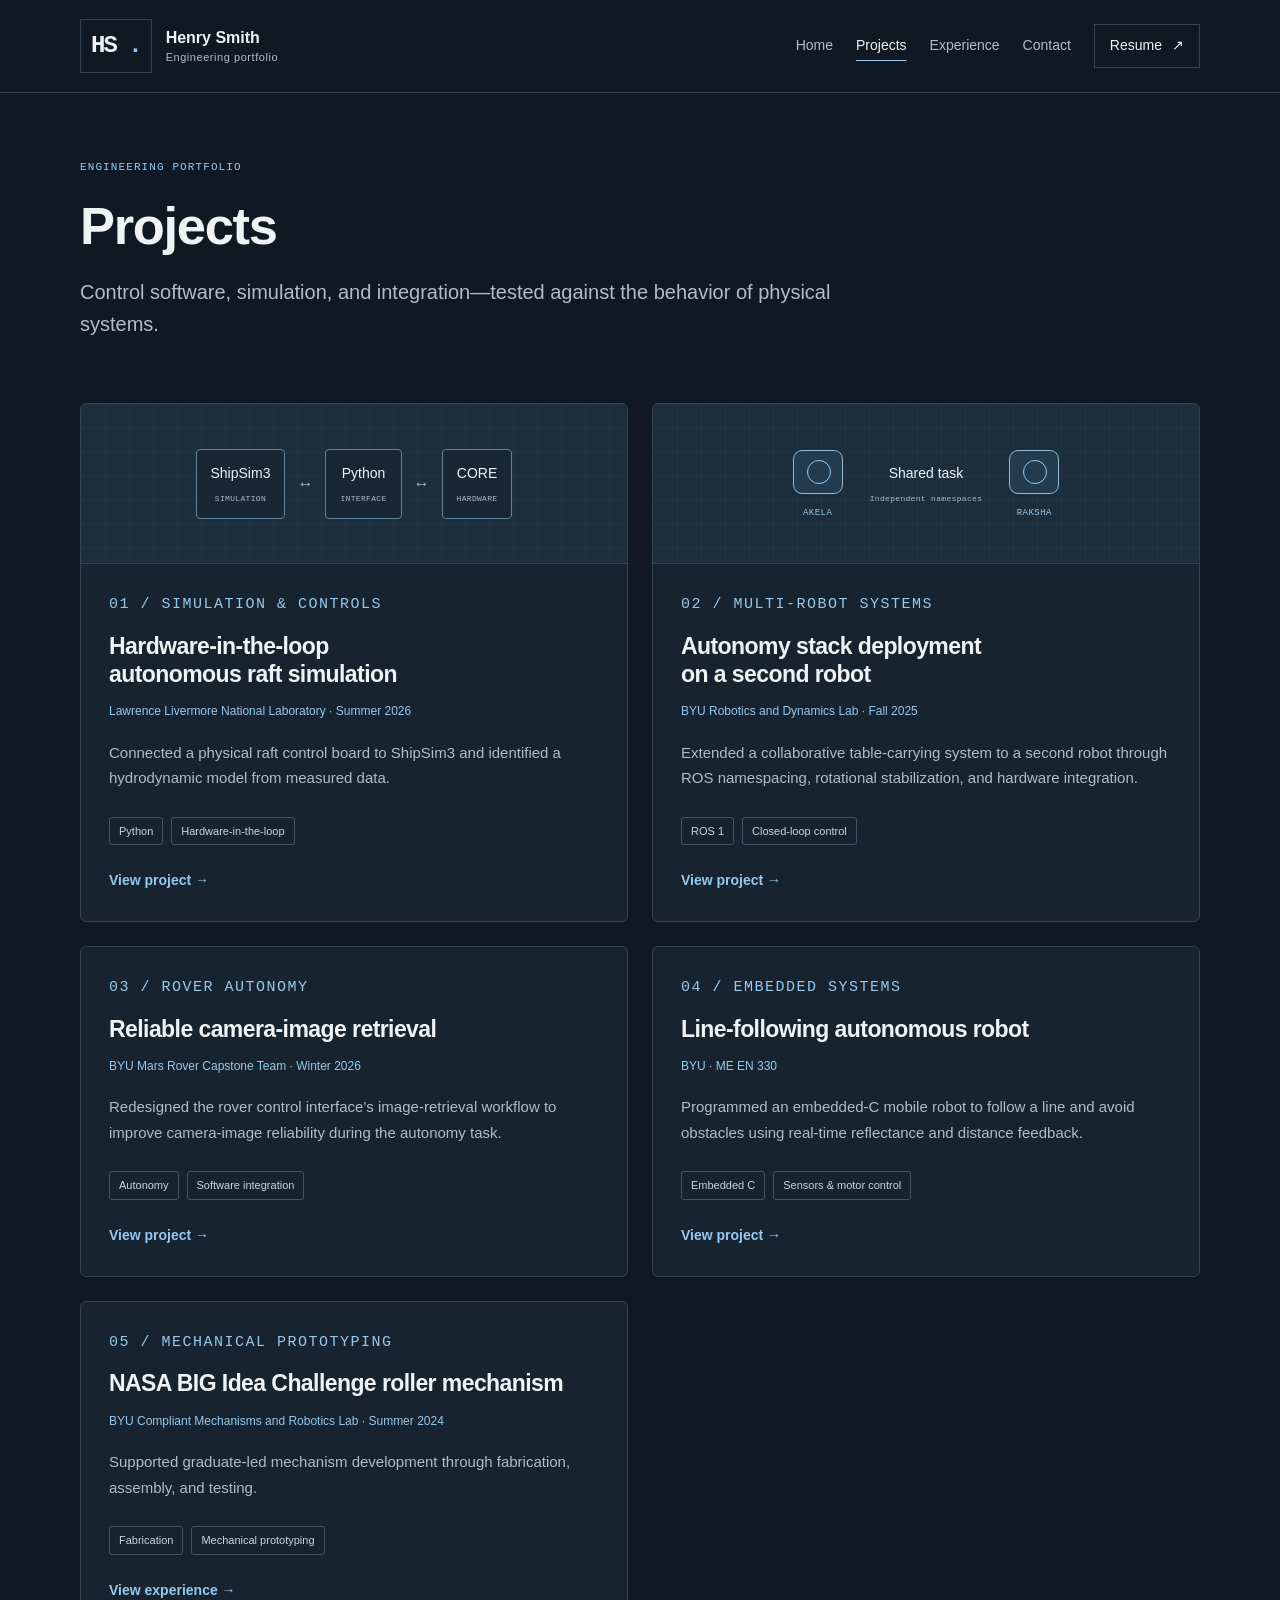
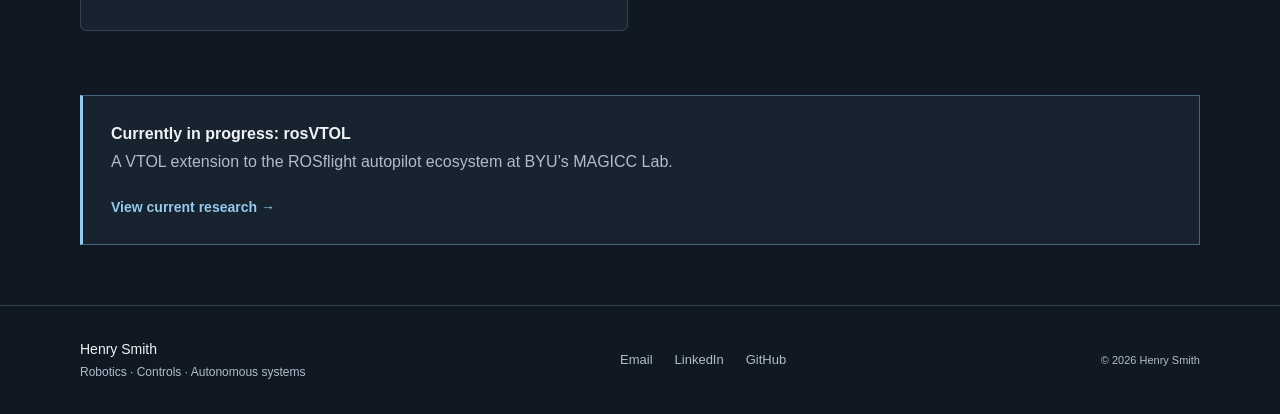
<file: projects.html>
<!DOCTYPE html>
<html lang="en">
 <head>
  <meta charset="utf-8"/>
  <meta content="width=device-width, initial-scale=1" name="viewport"/>
  <title>
   Engineering Projects | Henry Smith
  </title>
  <meta content="Explore Henry Smith’s work in hardware-in-the-loop simulation, ROS multi-robot control, rover autonomy, and embedded robotics." name="description"/>
  <meta content="#101923" name="theme-color"/>
  <meta content="website" property="og:type"/>
  <meta content="Henry Smith · Engineering Portfolio" property="og:site_name"/>
  <meta content="Engineering Projects | Henry Smith" property="og:title"/>
  <meta content="Explore Henry Smith’s work in hardware-in-the-loop simulation, ROS multi-robot control, rover autonomy, and embedded robotics." property="og:description"/>
  <meta content="https://henrydsmith2002.github.io/assets/profile/henry-smith-profile.jpg" property="og:image"/>
  <meta content="Portrait of Henry Smith" property="og:image:alt"/>
  <link href="assets/favicon.svg" rel="icon" type="image/svg+xml"/>
  <link href="style.css" rel="stylesheet"/>
 </head>
 <body>
  <a class="skip-link" href="#main">
   Skip to content
  </a>
  <header class="nav">
   <div class="container nav-inner">
    <a aria-label="Henry Smith, home" class="brand" href="index.html">
     <span aria-hidden="true" class="monogram">
      HS
      <span>
       .
      </span>
     </span>
     <span>
      Henry Smith
      <small>
       Engineering portfolio
      </small>
     </span>
    </a>
    <nav aria-label="Main navigation" class="nav-links">
     <a href="index.html">
      Home
     </a>
     <a aria-current="page" href="projects.html">
      Projects
     </a>
     <a href="experience.html">
      Experience
     </a>
     <a href="index.html#contact">
      Contact
     </a>
     <a class="nav-resume" href="assets/documents/henry-smith-resume.pdf" rel="noopener" target="_blank">
      Resume
      <span aria-hidden="true">
       ↗
      </span>
      <span class="sr-only">
       (PDF, opens in new tab)
      </span>
     </a>
    </nav>
   </div>
  </header>
  <main id="main">
   <div class="container">
    <section class="page-heading">
     <p class="eyebrow">
      ENGINEERING PORTFOLIO
     </p>
     <h1>
      Projects
     </h1>
     <p class="lead">
      Control software, simulation, and integration—tested against the behavior of physical systems.
     </p>
    </section>
    <section aria-label="Engineering projects" class="section project-list">
     <div class="project-grid">
      <article class="card project-card">
       <div aria-hidden="true" class="card-visual flow-mini">
        <span>
         ShipSim3
         <small>
          SIMULATION
         </small>
        </span>
        <b>
         ↔
        </b>
        <span>
         Python
         <small>
          INTERFACE
         </small>
        </span>
        <b>
         ↔
        </b>
        <span>
         CORE
         <small>
          HARDWARE
         </small>
        </span>
       </div>
       <div class="card-body">
        <p class="eyebrow">
         01 / SIMULATION &amp; CONTROLS
        </p>
        <h2>
         Hardware-in-the-loop autonomous raft simulation
        </h2>
        <p class="project-org">
         Lawrence Livermore National Laboratory · Summer 2026
        </p>
        <p>
         Connected a physical raft control board to ShipSim3 and identified a hydrodynamic model from measured data.
        </p>
        <ul aria-label="Technologies" class="tags">
         <li>
          Python
         </li>
         <li>
          Hardware-in-the-loop
         </li>
        </ul>
        <a class="details" href="project-llnl-raft.html">
         View project
         <span aria-hidden="true">
          →
         </span>
         <span class="sr-only">
          : Hardware-in-the-loop autonomous raft simulation
         </span>
        </a>
       </div>
      </article>
      <article class="card project-card">
       <div aria-hidden="true" class="card-visual robot-mini">
        <span>
         <i>
         </i>
         AKELA
        </span>
        <div>
         Shared task
         <small>
          Independent namespaces
         </small>
        </div>
        <span>
         <i>
         </i>
         RAKSHA
        </span>
       </div>
       <div class="card-body">
        <p class="eyebrow">
         02 / MULTI-ROBOT SYSTEMS
        </p>
        <h2>
         Autonomy stack deployment on a second robot
        </h2>
        <p class="project-org">
         BYU Robotics and Dynamics Lab · Fall 2025
        </p>
        <p>
         Extended a collaborative table-carrying system to a second robot through ROS namespacing, rotational stabilization, and hardware integration.
        </p>
        <ul aria-label="Technologies" class="tags">
         <li>
          ROS 1
         </li>
         <li>
          Closed-loop control
         </li>
        </ul>
        <a class="details" href="project-rad-ros.html">
         View project
         <span aria-hidden="true">
          →
         </span>
         <span class="sr-only">
          : Autonomy stack deployment on a second robot
         </span>
        </a>
       </div>
      </article>
      <article class="card project-card">
       <div class="card-body">
        <p class="eyebrow">
         03 / ROVER AUTONOMY
        </p>
        <h2>
         Reliable camera-image retrieval
        </h2>
        <p class="project-org">
         BYU Mars Rover Capstone Team · Winter 2026
        </p>
        <p>
         Redesigned the rover control interface’s image-retrieval workflow to improve camera-image reliability during the autonomy task.
        </p>
        <ul aria-label="Technologies" class="tags">
         <li>
          Autonomy
         </li>
         <li>
          Software integration
         </li>
        </ul>
        <a class="details" href="project-mars-rover.html">
         View project
         <span aria-hidden="true">
          →
         </span>
         <span class="sr-only">
          : Reliable camera-image retrieval
         </span>
        </a>
       </div>
      </article>
      <article class="card project-card">
       <div class="card-body">
        <p class="eyebrow">
         04 / EMBEDDED SYSTEMS
        </p>
        <h2>
         Line-following autonomous robot
        </h2>
        <p class="project-org">
         BYU · ME EN 330
        </p>
        <p>
         Programmed an embedded-C mobile robot to follow a line and avoid obstacles using real-time reflectance and distance feedback.
        </p>
        <ul aria-label="Technologies" class="tags">
         <li>
          Embedded C
         </li>
         <li>
          Sensors &amp; motor control
         </li>
        </ul>
        <a class="details" href="project-light-following.html">
         View project
         <span aria-hidden="true">
          →
         </span>
         <span class="sr-only">
          : Line-following autonomous robot
         </span>
        </a>
       </div>
      </article>
      <article class="card project-card">
       <div class="card-body">
        <p class="eyebrow">
         05 / MECHANICAL PROTOTYPING
        </p>
        <h2>
         NASA BIG Idea Challenge roller mechanism
        </h2>
        <p class="project-org">
         BYU Compliant Mechanisms and Robotics Lab · Summer 2024
        </p>
        <p>
         Supported graduate-led mechanism development through fabrication, assembly, and testing.
        </p>
        <ul aria-label="Technologies" class="tags">
         <li>
          Fabrication
         </li>
         <li>
          Mechanical prototyping
         </li>
        </ul>
        <a class="details" href="experience.html#cmr">
         View experience
         <span aria-hidden="true">
          →
         </span>
         <span class="sr-only">
          : NASA BIG Idea Challenge roller mechanism
         </span>
        </a>
       </div>
      </article>
     </div>
    </section>
    <aside class="callout">
     <p>
      <strong>
       Currently in progress: rosVTOL
      </strong>
      <br/>
      A VTOL extension to the ROSflight autopilot ecosystem at BYU’s MAGICC Lab.
     </p>
     <a class="details" href="experience.html#magicc">
      View current research →
     </a>
    </aside>
   </div>
  </main>
  <footer class="footer">
   <div class="container footer-inner">
    <p>
     Henry Smith
     <span>
      Robotics · Controls · Autonomous systems
     </span>
    </p>
    <div>
     <a href="mailto:hsmith40@byu.edu">
      Email
     </a>
     <a href="https://www.linkedin.com/in/henry-smith-816a72335/">
      LinkedIn
     </a>
     <a href="https://github.com/henrydsmith2002">
      GitHub
     </a>
    </div>
    <small>
     © 2026 Henry Smith
    </small>
   </div>
  </footer>
 </body>
</html>
</file>
<file: style.css>
:root {
  color-scheme: dark;
  --bg: #101923;
  --panel: #17232f;
  --text: #f0f3f5;
  --muted: #b0bdc9;
  --accent: #95c9ee;
  --border: #334351;
  --mono: ui-monospace, SFMono-Regular, Consolas, monospace;
}
* { box-sizing: border-box; }
html { scroll-padding-top: 110px; }
body { margin: 0; background: var(--bg); color: var(--text); font-family: -apple-system, BlinkMacSystemFont, "Segoe UI", sans-serif; font-size: 16px; line-height: 1.7; }
a { color: var(--accent); text-underline-offset: 5px; }
a:hover { color: #d6ebfa; }
a:focus-visible { outline: 3px solid #b6ddfa; outline-offset: 5px; border-radius: 2px; }
img { display: block; max-width: 100%; height: auto; }
p { margin: 0 0 18px; color: var(--muted); }
h1, h2, h3 { color: var(--text); line-height: 1.23; margin: 0 0 18px; font-weight: 650; letter-spacing: -.025em; text-wrap: balance; }
h1 { font-size: clamp(2.3rem, 4.1vw, 3.55rem); }
h2 { font-size: clamp(1.65rem, 2.6vw, 2rem); }
h3 { font-size: 1.25rem; }
strong { color: var(--text); }
li { color: var(--muted); }
li + li { margin-top: 6px; }
code { color: var(--text); font-size: .9em; }
.container { width: min(1120px, calc(100% - 64px)); margin-inline: auto; }
.sr-only { position: absolute; width: 1px; height: 1px; padding: 0; margin: -1px; overflow: hidden; clip: rect(0,0,0,0); white-space: nowrap; border: 0; }
.skip-link { position: fixed; top: -80px; left: 16px; z-index: 100; padding: 12px 18px; background: var(--text); color: var(--bg); }
.skip-link:focus { top: 12px; color: var(--bg); }
.nav { background: var(--bg); border-bottom: 1px solid var(--border); position: sticky; top: 0; z-index: 10; }
.nav-inner { display: flex; align-items: center; justify-content: space-between; gap: 24px; min-height: 92px; }
.brand { display: flex; align-items: center; gap: 14px; color: var(--text); text-decoration: none; font-weight: 650; white-space: nowrap; line-height: 1.4; }
.brand small { display: block; color: var(--muted); font-size: 11px; font-weight: 400; letter-spacing: .05em; }
.monogram { font-family: var(--mono); font-size: 24px; letter-spacing: -2px; border: 1px solid var(--border); padding: 9px 10px; }
.monogram span { color: var(--accent); }
.nav-links { display: flex; align-items: center; gap: 23px; }
.nav-links a { display: inline-flex; align-items: center; min-height: 44px; text-decoration: none; color: var(--muted); font-size: 14px; }
.nav-links a:hover, .nav-links a[aria-current], .nav-links .current-section { color: var(--text); }
.nav-links a[aria-current] { text-decoration: underline; text-decoration-color: var(--accent); text-underline-offset: 10px; }
.nav-links .nav-resume { border: 1px solid var(--border); padding: 4px 15px; gap: 10px; color: var(--text); }
.eyebrow { color: var(--accent); font-family: var(--mono); font-size: 11px; line-height: 1.7; letter-spacing: .1em; text-transform: uppercase; margin-bottom: 17px; }
.hero { display: grid; grid-template-columns: minmax(0, 1fr) 280px; align-items: center; gap: 80px; padding: 70px 0 58px; }
.hero h1 { margin-bottom: 22px; }
.hero-copy > p:not(.eyebrow) { max-width: 620px; }
.hero-intro { font-size: 20px; color: var(--text); line-height: 1.5; margin-bottom: 14px; }
.portrait { margin: 0; }
.portrait img { width: 100%; border-radius: 5px; }
.portrait figcaption { margin-top: 17px; padding-left: 14px; border-left: 2px solid var(--accent); line-height: 1.6; }
.portrait figcaption strong { display: block; font-size: 15px; }
.portrait figcaption span { color: var(--muted); font-size: 12px; }
.btnrow { display: flex; flex-wrap: wrap; gap: 12px; margin-top: 26px; }
.btn { display: inline-flex; align-items: center; justify-content: center; gap: 16px; min-height: 46px; padding: 10px 20px; border: 1px solid #52697a; border-radius: 4px; color: var(--text); font-size: 14px; font-weight: 600; text-decoration: none; transition: background .15s, border-color .15s; }
.btn:hover { background: #243746; color: var(--text); border-color: var(--accent); }
.btn.primary { background: var(--accent); color: #101923; border-color: var(--accent); }
.btn.primary:hover { background: #bbdff8; }
.social-links { display: flex; flex-wrap: wrap; gap: 10px 22px; margin-top: 22px; }
.social-links a { font-size: 13px; color: var(--muted); min-height: 30px; display: inline-flex; align-items: center; gap: 6px; text-decoration: none; }
.social-links a:hover { color: var(--accent); text-decoration: underline; }
.now-strip { display: flex; align-items: center; gap: 22px; border-block: 1px solid var(--border); padding: 20px 0; }
.now-strip p { margin: 0; font-size: 14px; flex: 1; }
.now-strip p span { margin-inline: 10px; color: #6a859a; }
.now-strip a { font-size: 13px; white-space: nowrap; text-decoration: none; }
.status { display: inline-flex; align-items: center; gap: 8px; color: #bbdbc9; font: 11px var(--mono); }
.status::before { content: ''; width: 6px; height: 6px; border-radius: 50%; background: #acd4bd; flex-shrink: 0; }
.section { padding: 64px 0; }
.section + .section { border-top: 1px solid var(--border); }
.section-header { display: flex; align-items: end; justify-content: space-between; gap: 24px; margin-bottom: 30px; }
.section-header .eyebrow { margin-bottom: 10px; }
.section-header h2 { margin: 0; }
.section-header > span { color: var(--muted); font-size: 14px; white-space: nowrap; }
.details { display: inline-block; font-size: 14px; font-weight: 600; text-decoration: none; }
.details:hover { text-decoration: underline; }
.section-header > a { white-space: nowrap; }
.project-grid { display: grid; grid-template-columns: repeat(2,minmax(0,1fr)); gap: 24px; }
.card { background: var(--panel); border: 1px solid var(--border); border-radius: 6px; overflow: hidden; }
.project-card { display: flex; flex-direction: column; }
.card-body { padding: 28px; flex: 1; display: flex; align-items: start; flex-direction: column; }
.card-body h2, .card-body h3 { font-size: 23px; }
.card-body .eyebrow { margin-bottom: 14px; }
.card-body p { font-size: 15px; }
.card-body .project-org { color: var(--accent); font-size: 12px; margin-top: -5px; }
.card-body .tags { margin-top: auto; padding-top: 8px; }
.card-body .details { margin-top: 24px; }
.card-visual { background-color: #1c2d3b; background-image: linear-gradient(#91b8d20b 1px, transparent 1px), linear-gradient(90deg,#91b8d20b 1px, transparent 1px); background-size: 24px 24px; min-height: 160px; border-bottom: 1px solid var(--border); display: flex; align-items: center; justify-content: center; padding: 20px; gap: 12px; }
.flow-mini > span { padding: 12px 14px; border: 1px solid #62849b; border-radius: 4px; font-size: 14px; text-align: center; background: #182733; }
.card-visual small { display: block; font-family: var(--mono); font-size: 8px; font-weight: 400; letter-spacing: .04em; margin-top: 7px; color: var(--muted); }
.flow-mini b { color: var(--accent); font-weight: 400; }
.robot-mini { gap: 27px; }
.robot-mini > span { text-align: center; color: var(--accent); font: 9px var(--mono); letter-spacing: .05em; }
.robot-mini i { display: block; position: relative; width: 50px; height: 44px; border: 1px solid #93b8d0; background: #233c4f; margin: 0 auto 14px; border-radius: 9px; }
.robot-mini i::before { content: ''; position: absolute; width: 22px; height: 22px; left: 13px; top: 9px; border: 1px solid var(--accent); border-radius: 50%; }
.robot-mini > div { font-size: 14px; text-align: center; }
.tags { list-style: none; padding: 0; margin: 18px 0 0; display: flex; flex-wrap: wrap; gap: 8px; }
.tags li { font-size: 11px; padding: 4px 9px; border: 1px solid #435565; color: #cad5de; border-radius: 3px; margin: 0; }
.about { display: grid; grid-template-columns: 1fr 1.45fr; gap: 70px; }
.about h2 { max-width: 330px; }
.lead-small { font-size: 20px; line-height: 1.6; color: var(--text); }
.education-grid { display: grid; grid-template-columns: 1.4fr 1fr; gap: 40px; }
.education-grid h3 { margin-bottom: 10px; }
.education-grid .lead-small { margin-bottom: 8px; }
.education-facts { display: flex; align-items: center; gap: 32px; margin-top: 26px; }
.education-facts > span { color: var(--muted); font-size: 13px; }
.education-facts > span:first-child b { font-size: 30px; margin-right: 6px; }
.education-facts > span + span { border-left: 1px solid var(--border); padding-left: 32px; }
.small-heading { font-size: 15px; }
.coursework { padding-left: 20px; margin-bottom: 0; }
.skills-grid { display: grid; grid-template-columns: repeat(3,1fr); gap: 34px 45px; }
.skill-group { border-top: 1px solid var(--border); padding-top: 20px; }
.skill-group h3 { font-size: 16px; }
.skill-group ul { list-style: none; padding: 0; margin: 0; font-size: 14px; }
.skill-group li + li { margin-top: 3px; }
.contact { display: grid; grid-template-columns: 1.45fr 1fr; gap: 75px; }
.contact h2 { max-width: 580px; }
.contact-email { font-size: clamp(1.15rem,2.5vw,1.55rem); text-decoration: none; }
.resume-card { border: 1px solid var(--border); border-radius: 5px; padding: 30px; align-self: start; }
.resume-card p { font-size: 14px; }
.download-link { display: block; margin-top: 17px; font-size: 13px; }
.footer { border-top: 1px solid var(--border); padding: 32px 0; }
.footer-inner { display: flex; align-items: center; gap: 30px; justify-content: space-between; }
.footer p { color: var(--text); font-size: 14px; margin: 0; }
.footer p span { display: block; color: var(--muted); font-size: 12px; }
.footer a { color: var(--muted); font-size: 13px; text-decoration: none; padding: 10px 0; }
.footer a:hover { color: var(--accent); }
.footer-inner > div { display: flex; gap: 22px; }
.footer small { color: var(--muted); font-size: 11px; }
.page-heading { padding: 65px 0 35px; max-width: 780px; }
.lead { font-size: 20px; max-width: 760px; line-height: 1.6; }
.project-list { padding-top: 10px; }
.callout { border: 1px solid #496378; border-left: 3px solid var(--accent); padding: 24px 28px; background: var(--panel); margin: 0 0 60px; }
.callout p:last-child { margin-bottom: 0; }
.timeline { border-top: 1px solid var(--border); }
.experience-row { display: grid; grid-template-columns: 190px 1fr; gap: 40px; padding: 44px 0; border-bottom: 1px solid var(--border); scroll-margin-top: 110px; }
.experience-date { color: var(--muted); font-family: var(--mono); font-size: 12px; padding-top: 3px; }
.experience-row h2 { font-size: 25px; }
.experience-row .eyebrow { margin-bottom: 8px; }
.experience-row .status { margin-bottom: 15px; }
.breadcrumb { display: flex; flex-wrap: wrap; gap: 12px; padding-top: 30px; font-size: 12px; color: var(--muted); }
.breadcrumb a { text-decoration: none; }
.project-heading { max-width: 930px; padding: 48px 0; }
.project-heading h1 { max-width: 900px; }
.project-heading .lead { max-width: 800px; }
.date-divider { margin-inline: 12px; }
.project-heading .btnrow:empty { display: none; }
.metrics { display: grid; grid-template-columns: repeat(4,1fr); border-block: 1px solid var(--border); padding: 27px 0; margin-bottom: 48px; gap: 24px; }
.metrics strong { display: block; font-size: 32px; font-weight: 500; color: var(--accent); line-height: 1.4; }
.metrics span { font-size: 12px; color: var(--muted); }
.project-layout { display: grid; grid-template-columns: minmax(0,1fr) 320px; gap: 64px; }
.project-prose section { margin-bottom: 42px; }
.project-prose h2 { font-size: 25px; }
.project-prose h3 { font-size: 18px; margin-top: 26px; }
.project-prose ul, .project-prose ol { padding-left: 22px; }
.project-prose li + li { margin-top: 12px; }
.sidebar-card { border: 1px solid var(--border); border-radius: 5px; padding: 25px; margin-bottom: 24px; }
.sidebar-card h2 { font-size: 19px; }
.sidebar-card p { font-size: 14px; }
.sidebar-card dl { margin: 0; }
.sidebar-card dt { font-family: var(--mono); font-size: 10px; color: var(--accent); text-transform: uppercase; letter-spacing: .06em; margin-top: 18px; }
.sidebar-card dd { font-size: 14px; color: var(--muted); margin: 4px 0 0; }
.sidebar-card .btn { width: 100%; font-size: 12px; padding: 10px; gap: 8px; }
.preview-link { display: block; margin: 20px 0; }
.architecture { background: var(--panel); border: 1px solid var(--border); border-radius: 5px; text-align: center; padding: 28px; margin: 25px 0; }
.architecture > div { border: 1px solid #526d80; padding: 14px; max-width: 340px; margin: auto; border-radius: 4px; }
.architecture span { display: block; font-size: 12px; color: var(--muted); }
.architecture p { font-family: var(--mono); font-size: 11px; margin: 10px 0; color: var(--accent); }
.architecture .return-path { margin: 20px 0 0; line-height: 1.8; }
.wide-preview { margin: 0 0 48px; padding: 24px; background: var(--panel); border: 1px solid var(--border); border-radius: 5px; }
.wide-preview img { width: 100%; max-width: 850px; margin: auto; }
.wide-preview figcaption { margin-top: 18px; font-size: 12px; text-align: center; color: var(--muted); }
.wide-preview figcaption a { display: inline-block; }
.limitation { margin: 28px 0; }
.limitation h3 { margin-top: 0; }
.compact-prose { max-width: 760px; border-top: 1px solid var(--border); padding-top: 36px; }
.back-projects { border-top: 1px solid var(--border); display: flex; flex-wrap: wrap; gap: 20px; justify-content: space-between; padding: 28px 0 50px; font-size: 14px; }
@media (max-width: 1000px) {
  .hero { gap: 40px; grid-template-columns: minmax(0,1fr) 240px; }
  .nav-links { gap: 16px; }
  .project-layout { gap: 30px; grid-template-columns: minmax(0,1fr) 280px; }
  .contact { gap: 40px; }
  .flow-mini { gap: 8px; padding: 16px; }
  .flow-mini > span { padding: 10px; font-size: 12px; }
}
@media (max-width: 760px) {
  html { scroll-padding-top: 20px; }
  .container { width: calc(100% - 40px); }
  .nav { position: static; }
  .nav-inner { flex-direction: column; align-items: start; gap: 10px; padding: 18px 0 12px; }
  .brand small { font-size: 10px; }
  .monogram { font-size: 20px; padding: 6px 9px; }
  .nav-links { width: 100%; justify-content: space-between; gap: 8px; }
  .nav-links a { font-size: 12px; }
  .nav-links .nav-resume { padding: 2px 10px; gap: 5px; }
  .hero { grid-template-columns: minmax(0,1fr) 185px; padding-top: 40px; gap: 28px; }
  .hero h1 { font-size: 34px; }
  .hero .eyebrow { font-size: 10px; }
  .hero-intro { font-size: 18px; }
  .now-strip { flex-wrap: wrap; gap: 10px 16px; }
  .now-strip p { flex-basis: 75%; }
  .now-strip a { margin-left: auto; }
  .section { padding: 46px 0; }
  .section-header { align-items: start; flex-direction: column; gap: 16px; }
  .project-grid { grid-template-columns: 1fr; }
  .about { gap: 24px; grid-template-columns: 1fr; }
  .about h2 { max-width: 520px; }
  .education-grid { gap: 32px; grid-template-columns: 1fr; }
  .skills-grid { grid-template-columns: repeat(2,minmax(0,1fr)); gap: 30px; }
  .contact { grid-template-columns: 1fr; gap: 32px; }
  .footer-inner { align-items: start; flex-wrap: wrap; gap: 20px 30px; }
  .footer small { flex-basis: 100%; }
  .project-layout { grid-template-columns: 1fr; gap: 0; }
  .project-sidebar { display: grid; grid-template-columns: repeat(2,minmax(0,1fr)); gap: 20px; }
  .experience-row { grid-template-columns: 1fr; gap: 14px; scroll-margin-top: 24px; }
  .page-heading { padding-top: 40px; }
  .project-heading { padding: 32px 0; }
  .project-heading .eyebrow { font-size: 10px; }
  .lead { font-size: 18px; }
  .metrics { grid-template-columns: repeat(2,1fr); }
  .wide-preview { padding: 12px; }
}
@media (max-width: 520px) {
  .hero { grid-template-columns: 1fr; gap: 32px; }
  .hero h1 { font-size: clamp(2rem,8vw,2.5rem); }
  .portrait { display: flex; align-items: center; gap: 22px; }
  .portrait img { width: 128px; }
  .portrait figcaption { padding-left: 0; border: 0; margin: 0; }
  .portrait figcaption span { display: block; max-width: 160px; }
  .social-links { gap: 8px 18px; }
  .now-strip p { flex-basis: 100%; }
  .now-strip a { margin-left: 0; }
  .card-body { padding: 24px; }
  .skills-grid { gap: 25px 18px; }
  .skill-group h3 { font-size: 15px; }
  .skill-group li { font-size: 13px; }
  .project-sidebar { grid-template-columns: 1fr; }
  .education-facts { gap: 20px; }
  .education-facts > span + span { padding-left: 20px; }
  .date-divider { margin-inline: 5px; }
  .callout { padding: 20px; }
  .architecture { padding: 20px 14px; }
}
@media (prefers-reduced-motion: reduce) { *, *::before, *::after { transition: none !important; } }
</file>
